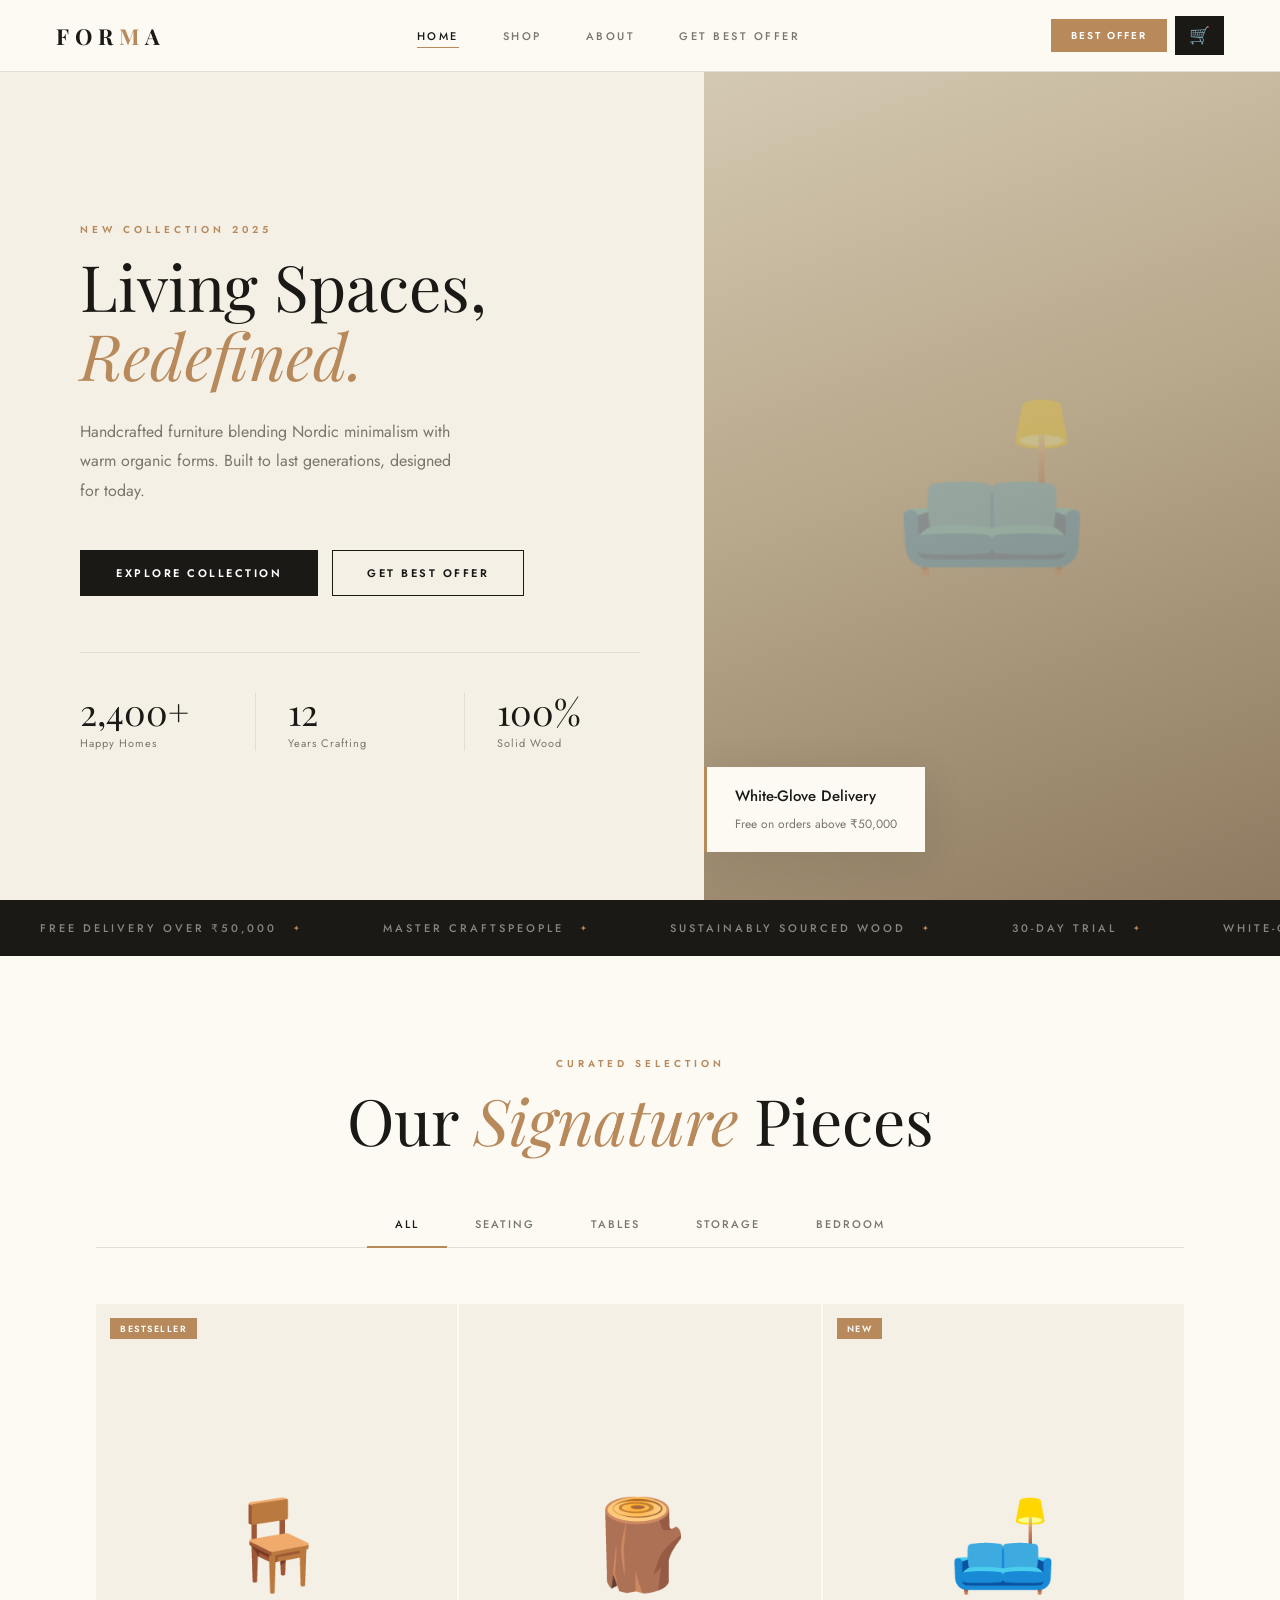
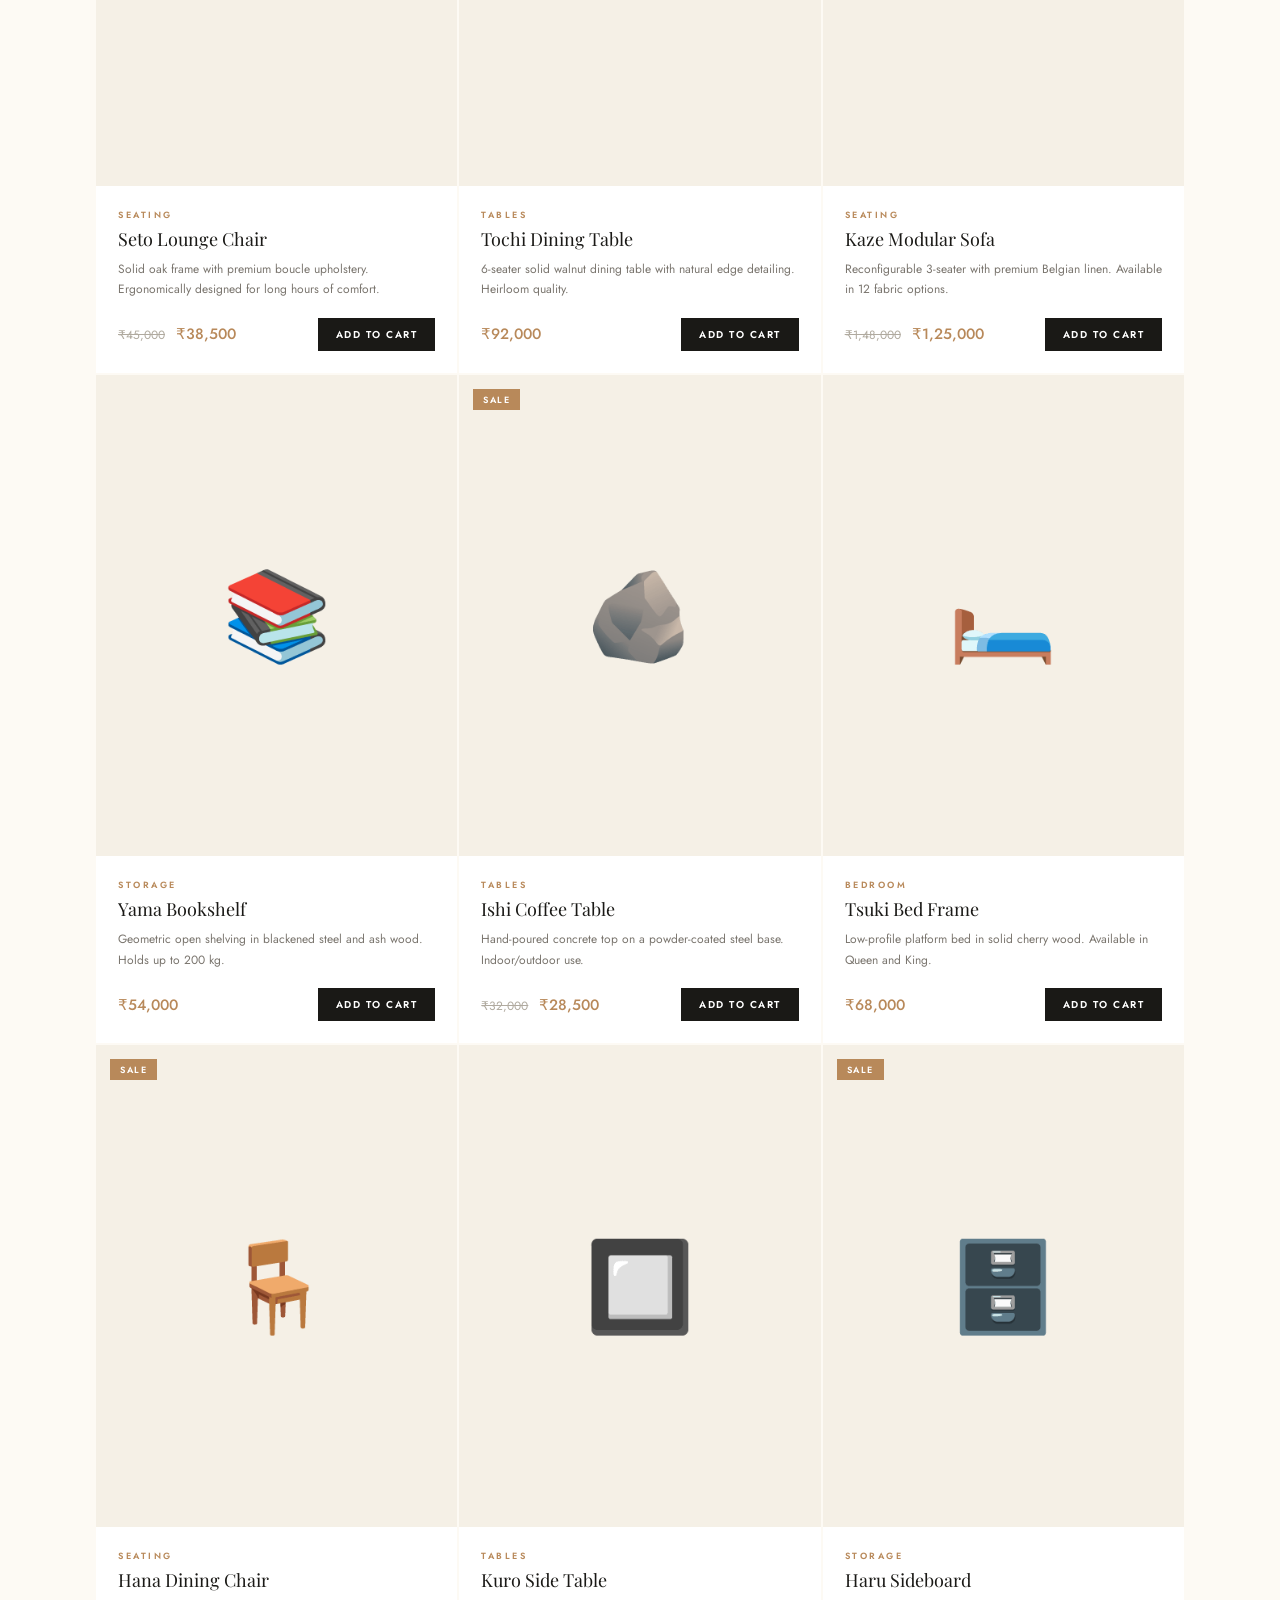
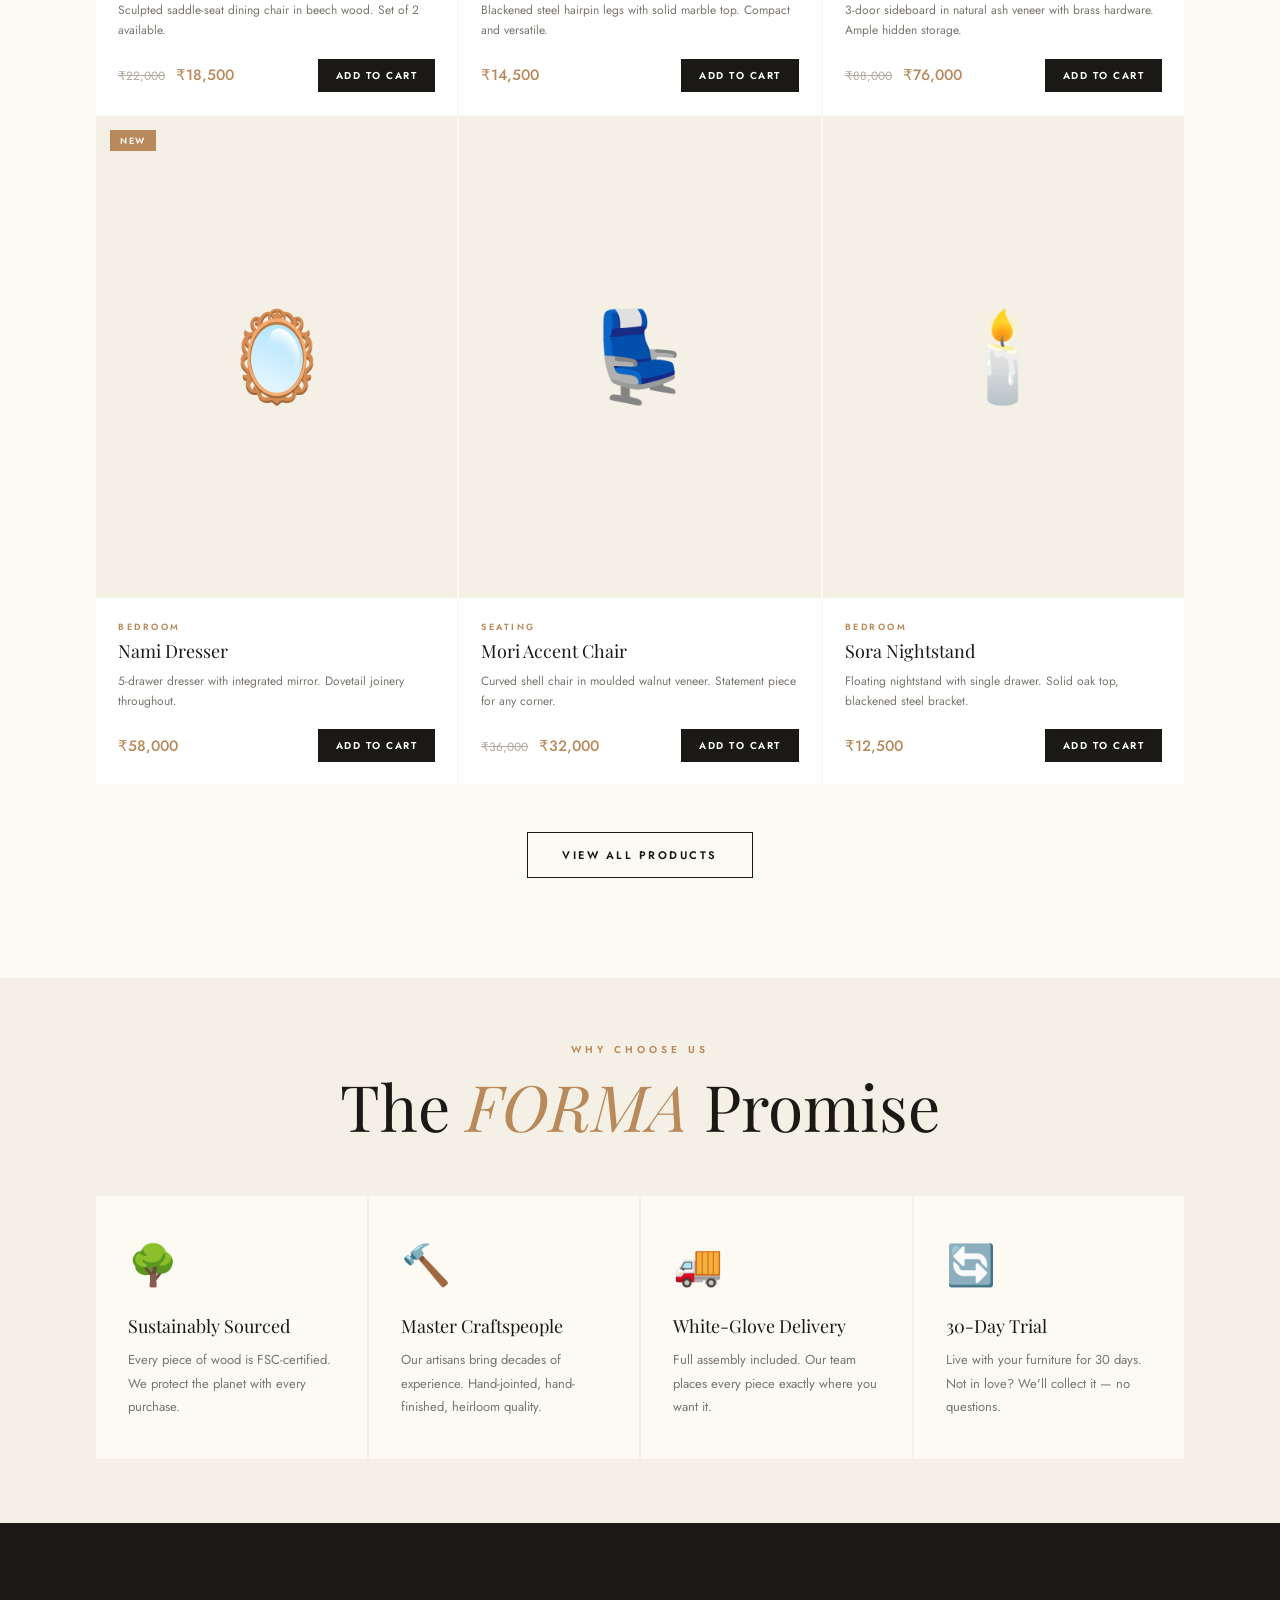
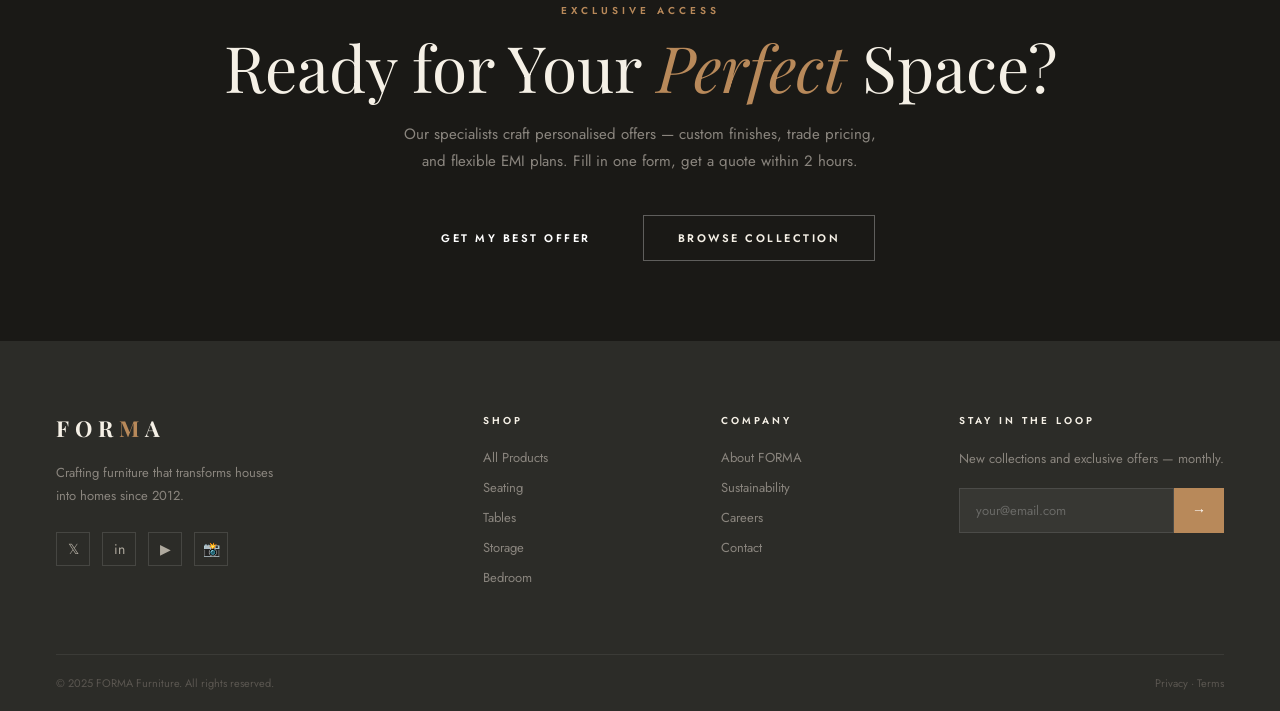
<file: index.html>
<!DOCTYPE html>
<html lang="en">
<head>
  <!-- Event snippet for Add to basket conversion page -->
<script>
  gtag('event', 'conversion', {
      'send_to': 'AW-18021994679/ePgWCJ-18oocELehx5FD',
      'value': 1.0,
      'currency': 'INR'
  });
</script>

 <!-- Google Tag Manager -->
<script>(function(w,d,s,l,i){w[l]=w[l]||[];w[l].push({'gtm.start':
new Date().getTime(),event:'gtm.js'});var f=d.getElementsByTagName(s)[0],
j=d.createElement(s),dl=l!='dataLayer'?'&l='+l:'';j.async=true;j.src=
'https://www.googletagmanager.com/gtm.js?id='+i+dl;f.parentNode.insertBefore(j,f);
})(window,document,'script','dataLayer','GTM-MFGK42KV');</script>
<!-- End Google Tag Manager -->
<!-- Google tag (gtag.js) -->
<script async src="https://www.googletagmanager.com/gtag/js?id=G-C7WD4KNTBS"></script>
<script>
  window.dataLayer = window.dataLayer || [];
  function gtag(){dataLayer.push(arguments);}
  gtag('js', new Date());

  gtag('config', 'G-C7WD4KNTBS');
</script>
<meta charset="UTF-8">
<meta name="viewport" content="width=device-width, initial-scale=1.0">
<title>FORMA — Modern Furniture</title>
<link rel="stylesheet" href="shared.css">
<style>
.hero {
  min-height: 100vh; display: grid; grid-template-columns: 55% 45%;
  padding-top: 72px; background: var(--cream); overflow: hidden;
}
.hero-content {
  display: flex; flex-direction: column; justify-content: center;
  padding: 80px 64px 80px 80px;
}
.hero-body { font-size: 16px; color: var(--mid); line-height: 1.85; max-width: 380px; margin: 28px 0 44px; }
.hero-actions { display: flex; gap: 14px; flex-wrap: wrap; align-items: center; }
.hero-visual {
  position: relative; overflow: hidden;
  background: linear-gradient(160deg, #D4C9B2 0%, #B8A88C 45%, #8E7A60 100%);
}
.hero-visual-inner {
  width: 100%; height: 100%;
  display: flex; align-items: center; justify-content: center;
  font-size: 160px; opacity: .25;
}
.hero-pill {
  position: absolute; bottom: 48px; left: -1px;
  background: var(--warm-white); padding: 18px 28px;
  border-left: 4px solid var(--accent); box-shadow: var(--shadow-md);
}
.hero-pill strong { display: block; font-size: 15px; font-weight: 500; margin-bottom: 4px; }
.hero-pill span { font-size: 12px; color: var(--mid); }
.hero-stats { display: flex; border-top: 1px solid var(--border); margin-top: 56px; padding-top: 40px; }
.stat { flex: 1; padding-right: 32px; border-right: 1px solid var(--border); margin-right: 32px; }
.stat:last-child { border-right: none; margin-right: 0; padding-right: 0; }
.stat-num { font-family: 'Playfair Display', serif; font-size: 36px; font-weight: 400; color: var(--ink); line-height: 1; }
.stat-lbl { font-size: 11px; color: var(--mid); margin-top: 6px; letter-spacing: 1px; }

.featured-strip { background: var(--ink); padding: 20px 0; overflow: hidden; }
.strip-track { display: flex; animation: scrollStrip 18s linear infinite; width: max-content; }
.strip-item { padding: 0 40px; font-size: 11px; font-weight: 500; letter-spacing: 3px; text-transform: uppercase; color: #8A857E; white-space: nowrap; display: flex; align-items: center; gap: 16px; }
.strip-item::after { content: '✦'; color: var(--accent); font-size: 8px; }
@keyframes scrollStrip { from { transform: translateX(0); } to { transform: translateX(-50%); } }

.filter-tabs { display: flex; justify-content: center; border-bottom: 1px solid var(--border); margin-bottom: 56px; flex-wrap: wrap; }
.ftab { padding: 14px 28px; font-size: 11px; font-weight: 500; letter-spacing: 2px; text-transform: uppercase; color: var(--mid); cursor: pointer; border-bottom: 2px solid transparent; margin-bottom: -1px; transition: all var(--transition); background: none; border-top: none; border-left: none; border-right: none; font-family: 'Jost', sans-serif; }
.ftab:hover { color: var(--ink); }
.ftab.active { color: var(--ink); border-bottom-color: var(--accent); }

.products-grid { display: grid; grid-template-columns: repeat(auto-fill, minmax(280px, 1fr)); gap: 2px; }
.prod-card { background: #fff; overflow: hidden; position: relative; transition: transform .3s, box-shadow .3s; }
.prod-card:hover { transform: translateY(-5px); box-shadow: var(--shadow-md); z-index: 2; }
.prod-thumb { aspect-ratio: 3/4; background: var(--cream); position: relative; overflow: hidden; display: flex; align-items: center; justify-content: center; }
.prod-emoji { font-size: 88px; transition: transform .6s cubic-bezier(.25,.46,.45,.94); pointer-events: none; }
.prod-card:hover .prod-emoji { transform: scale(1.08) translateY(-4px); }
.prod-badge { position: absolute; top: 14px; left: 14px; background: var(--accent); color: #fff; font-size: 9px; font-weight: 600; letter-spacing: 1.5px; text-transform: uppercase; padding: 4px 10px; }
.prod-quick { position: absolute; bottom: 0; left: 0; right: 0; background: rgba(26,25,22,.85); color: #fff; font-family: 'Jost', sans-serif; font-size: 10px; font-weight: 600; letter-spacing: 2px; text-transform: uppercase; border: none; padding: 14px; cursor: pointer; transform: translateY(100%); transition: transform .3s; }
.prod-card:hover .prod-quick { transform: translateY(0); }
.prod-info { padding: 22px; }
.prod-cat { font-size: 9px; font-weight: 600; letter-spacing: 2.5px; text-transform: uppercase; color: var(--accent); margin-bottom: 6px; }
.prod-name { font-family: 'Playfair Display', serif; font-size: 18px; font-weight: 400; margin-bottom: 8px; }
.prod-desc { font-size: 12px; color: var(--mid); line-height: 1.7; margin-bottom: 18px; }
.prod-foot { display: flex; align-items: center; justify-content: space-between; }
.prod-price { font-size: 15px; color: var(--ink); }
.prod-price s { font-size: 12px; color: var(--soft); margin-right: 6px; }
.prod-price strong { color: var(--accent); font-weight: 500; }
.prod-atc { padding: 9px 18px; background: var(--ink); color: #fff; font-family: 'Jost', sans-serif; font-size: 10px; font-weight: 600; letter-spacing: 1.5px; text-transform: uppercase; border: none; cursor: pointer; transition: background var(--transition); }
.prod-atc:hover { background: var(--accent); }

.why-grid { display: grid; grid-template-columns: repeat(4,1fr); gap: 2px; }
.why-card { background: var(--warm-white); padding: 40px 32px; transition: transform .3s; }
.why-card:hover { transform: translateY(-4px); box-shadow: var(--shadow-sm); }
.why-icon { font-size: 40px; margin-bottom: 20px; }
.why-title { font-family: 'Playfair Display', serif; font-size: 18px; font-weight: 400; margin-bottom: 10px; }
.why-text { font-size: 13px; color: var(--mid); line-height: 1.8; }

.cta-band { background: var(--ink); color: var(--cream); padding: 80px; text-align: center; }
.cta-band p { font-size: 15px; color: #8A857E; max-width: 480px; margin: 20px auto 40px; line-height: 1.8; }
.cta-actions { display: flex; gap: 16px; justify-content: center; flex-wrap: wrap; }

@media (max-width: 900px) {
  .hero { grid-template-columns: 1fr; }
  .hero-content { padding: 48px 24px; }
  .hero-visual { height: 50vw; min-height: 280px; }
  .why-grid { grid-template-columns: 1fr 1fr; }
  .cta-band { padding: 56px 24px; }
}
@media (max-width: 600px) {
  .why-grid { grid-template-columns: 1fr; }
  .hero-stats { flex-direction: column; gap: 20px; }
  .stat { border-right: none; border-bottom: 1px solid var(--border); padding-bottom: 20px; margin-right: 0; }
}
</style>
</head>
<body>
 <!-- Google Tag Manager (noscript) -->
<noscript><iframe src="https://www.googletagmanager.com/ns.html?id=GTM-MFGK42KV"
height="0" width="0" style="display:none;visibility:hidden"></iframe></noscript>
<!-- End Google Tag Manager (noscript) -->

<nav class="navbar" id="navbar">
  <a class="nav-logo" href="index.html">FOR<span>M</span>A</a>
  <ul class="nav-center">
    <li><a href="index.html" class="active">Home</a></li>
    <li><a href="shop.html">Shop</a></li>
    <li><a href="about.html">About</a></li>
    <li><a href="#" onclick="openOffer();return false;">Get Best Offer</a></li>
  </ul>
  <div class="nav-right">
    <a class="nav-offer-btn" href="#" onclick="openOffer();return false;">Best Offer</a>
    <button class="nav-cart-btn" onclick="openCart()">🛒<span class="cart-badge" id="cartBadge">0</span></button>
    <button class="nav-hamburger" id="navHam"><span></span><span></span><span></span></button>
  </div>
</nav>
<div class="mobile-menu" id="mobileMenu">
  <a href="index.html">Home</a><a href="shop.html">Shop</a><a href="about.html">About</a>
  <a href="#" onclick="openOffer();return false;">Get Best Offer</a>
</div>

<section class="hero">
  <div class="hero-content">
    <div class="eyebrow anim-up">New Collection 2025</div>
    <h1 class="display-title anim-up-2">Living Spaces,<br><em>Redefined.</em></h1>
    <p class="hero-body anim-up-3">Handcrafted furniture blending Nordic minimalism with warm organic forms. Built to last generations, designed for today.</p>
    <div class="hero-actions anim-up-4">
      <a class="btn-ink" href="shop.html">Explore Collection</a>
      <a class="btn-ghost" href="#" onclick="openOffer();return false;">Get Best Offer</a>
    </div>
    <div class="hero-stats anim-up-4">
      <div class="stat"><div class="stat-num">2,400+</div><div class="stat-lbl">Happy Homes</div></div>
      <div class="stat"><div class="stat-num">12</div><div class="stat-lbl">Years Crafting</div></div>
      <div class="stat"><div class="stat-num">100%</div><div class="stat-lbl">Solid Wood</div></div>
    </div>
  </div>
  <div class="hero-visual">
    <div class="hero-visual-inner">🛋️</div>
    <div class="hero-pill"><strong>White-Glove Delivery</strong><span>Free on orders above ₹50,000</span></div>
  </div>
</section>

<div class="featured-strip"><div class="strip-track" id="stripTrack"></div></div>

<section class="section-pad" style="background:var(--warm-white)">
  <div class="container">
    <div style="text-align:center;margin-bottom:48px">
      <div class="eyebrow">Curated Selection</div>
      <h2 class="display-title">Our <em>Signature</em> Pieces</h2>
    </div>
    <div class="filter-tabs">
      <button class="ftab active" onclick="filterProducts('all',this)">All</button>
      <button class="ftab" onclick="filterProducts('Seating',this)">Seating</button>
      <button class="ftab" onclick="filterProducts('Tables',this)">Tables</button>
      <button class="ftab" onclick="filterProducts('Storage',this)">Storage</button>
      <button class="ftab" onclick="filterProducts('Bedroom',this)">Bedroom</button>
    </div>
    <div class="products-grid" id="prodGrid"></div>
    <div style="text-align:center;margin-top:48px"><a class="btn-ghost" href="shop.html">View All Products</a></div>
  </div>
</section>

<section class="section-pad-sm" style="background:var(--cream)">
  <div class="container">
    <div style="text-align:center;margin-bottom:56px">
      <div class="eyebrow">Why Choose Us</div>
      <h2 class="display-title">The <em>FORMA</em> Promise</h2>
    </div>
    <div class="why-grid">
      <div class="why-card"><div class="why-icon">🌳</div><div class="why-title">Sustainably Sourced</div><div class="why-text">Every piece of wood is FSC-certified. We protect the planet with every purchase.</div></div>
      <div class="why-card"><div class="why-icon">🔨</div><div class="why-title">Master Craftspeople</div><div class="why-text">Our artisans bring decades of experience. Hand-jointed, hand-finished, heirloom quality.</div></div>
      <div class="why-card"><div class="why-icon">🚚</div><div class="why-title">White-Glove Delivery</div><div class="why-text">Full assembly included. Our team places every piece exactly where you want it.</div></div>
      <div class="why-card"><div class="why-icon">🔄</div><div class="why-title">30-Day Trial</div><div class="why-text">Live with your furniture for 30 days. Not in love? We'll collect it — no questions.</div></div>
    </div>
  </div>
</section>

<section class="cta-band">
  <div class="eyebrow" style="color:var(--accent)">Exclusive Access</div>
  <h2 class="display-title" style="color:var(--cream)">Ready for Your <em>Perfect</em> Space?</h2>
  <p>Our specialists craft personalised offers — custom finishes, trade pricing, and flexible EMI plans. Fill in one form, get a quote within 2 hours.</p>
  <div class="cta-actions">
    <a class="btn-ink" href="#" onclick="openOffer();return false;">Get My Best Offer</a>
    <a class="btn-ghost-light" href="shop.html">Browse Collection</a>
  </div>
</section>

<!-- ══ CART ══ -->
<div class="cart-overlay" id="cartOverlay">
  <div class="cart-drawer">
    <div class="cart-drawer-head"><div><h2>Your Cart</h2><div class="cart-count-label" id="cartCountLabel"></div></div><button class="cart-x" onclick="closeCart()">✕</button></div>
    <div class="cart-body" id="cartBody"></div>
    <div class="cart-foot" id="cartFoot" style="display:none">
      <div class="cart-subtotals">
        <div class="cart-line"><span>Subtotal</span><span id="cartSub">₹0</span></div>
        <div class="cart-line"><span>Delivery</span><span id="cartDel">₹2,500</span></div>
        <div class="cart-line grand"><span>Total</span><span id="cartTotal">₹0</span></div>
      </div>
      <button class="btn-checkout" onclick="beginCheckout()">Begin Checkout →</button>
      <button class="btn-continue" onclick="closeCart()">Continue Shopping</button>
    </div>
  </div>
</div>

<!-- ══ CHECKOUT ══ -->
<div class="modal-veil" id="checkoutVeil">
  <div class="checkout-box">
    <div class="co-head"><div><h2>Checkout</h2><p>Secure · Encrypted · Fast</p></div><button class="modal-x" onclick="closeCheckout()">✕</button></div>
    <div class="co-steps">
      <div class="co-step active" id="coTab1">1. Delivery</div>
      <div class="co-step" id="coTab2">2. Payment</div>
      <div class="co-step" id="coTab3">3. Review</div>
    </div>
    <div class="co-panel active" id="coPanel1">
      <div class="co-section-label">Contact</div>
      <div class="form-row-2">
        <div class="co-field"><label class="co-lbl">First Name</label><input class="co-inp" id="coFName" placeholder="Arjun"></div>
        <div class="co-field"><label class="co-lbl">Last Name</label><input class="co-inp" id="coLName" placeholder="Mehta"></div>
        <div class="co-field span2"><label class="co-lbl">Email</label><input class="co-inp" id="coEmail" type="email" placeholder="arjun@email.com"></div>
        <div class="co-field span2"><label class="co-lbl">Phone</label><input class="co-inp" id="coPhone" type="tel" placeholder="+91 98765 43210"></div>
      </div>
      <div class="co-section-label" style="margin-top:8px">Delivery Address</div>
      <div class="form-row-2">
        <div class="co-field span2"><label class="co-lbl">Address</label><input class="co-inp" id="coAddr1" placeholder="House / Flat No., Street"></div>
        <div class="co-field"><label class="co-lbl">City</label><input class="co-inp" id="coCity" placeholder="Mumbai"></div>
        <div class="co-field"><label class="co-lbl">PIN</label><input class="co-inp" placeholder="400001"></div>
        <div class="co-field span2"><label class="co-lbl">State</label><select class="co-sel"><option>— Select State —</option><option>Maharashtra</option><option>Delhi</option><option>Karnataka</option><option>Tamil Nadu</option><option>Gujarat</option><option>Jharkhand</option><option>West Bengal</option><option>Other</option></select></div>
      </div>
      <button class="btn-primary-full" onclick="goCoNext(2)">Continue to Payment →</button>
    </div>
    <div class="co-panel" id="coPanel2">
      <div class="co-section-label">Payment</div>
      <div class="pay-grid">
        <div class="pay-tile selected" onclick="selectPayment(this,'card')"><span class="pay-icon">💳</span>Card</div>
        <div class="pay-tile" onclick="selectPayment(this,'upi')"><span class="pay-icon">📱</span>UPI</div>
        <div class="pay-tile" onclick="selectPayment(this,'emi')"><span class="pay-icon">🏦</span>EMI</div>
        <div class="pay-tile" onclick="selectPayment(this,'cod')"><span class="pay-icon">💵</span>COD</div>
      </div>
      <div id="cardFields"><div class="form-row-2"><div class="co-field span2"><label class="co-lbl">Card Number</label><input class="co-inp" placeholder="0000  0000  0000  0000" maxlength="19" oninput="formatCardNum(this)"></div><div class="co-field"><label class="co-lbl">Expiry</label><input class="co-inp" placeholder="MM / YY" maxlength="7" oninput="formatExpiry(this)"></div><div class="co-field"><label class="co-lbl">CVV</label><input class="co-inp" type="password" placeholder="•••" maxlength="4"></div><div class="co-field span2"><label class="co-lbl">Name on Card</label><input class="co-inp" placeholder="ARJUN MEHTA"></div></div></div>
      <div id="upiFields" style="display:none"><div class="co-field"><label class="co-lbl">UPI ID</label><input class="co-inp" placeholder="yourname@upi"></div></div>
      <div id="emiFields" style="display:none"><div class="co-field"><label class="co-lbl">EMI Plan</label><select class="co-sel"><option>3 months — No cost EMI</option><option>6 months — No cost EMI</option><option>12 months — 1.5% p.m.</option></select></div></div>
      <div id="codFields" style="display:none;padding:16px;background:var(--cream);font-size:13px;color:var(--mid);line-height:1.8;margin-bottom:20px;">Cash on Delivery available. ₹500 booking fee at confirmation. Balance on delivery.</div>
      <button class="btn-primary-full" onclick="goCoNext(3)">Review Order →</button>
      <button class="btn-ghost-full" onclick="goCoNext(1)">← Back</button>
    </div>
    <div class="co-panel" id="coPanel3">
      <div class="co-section-label">Order Summary</div>
      <div class="order-review-list" id="reviewList"></div>
      <div class="co-section-label">Delivery To</div>
      <div class="delivery-review" id="deliverySummary"></div>
      <button class="btn-primary-full" onclick="placeOrder()">Place Order & Pay →</button>
      <button class="btn-ghost-full" onclick="goCoNext(2)">← Back</button>
    </div>
    <div class="co-panel" id="coPanelS"><div class="success-wrap"><div class="s-icon">🎉</div><h2>Order Placed!</h2><p>Thank you! A confirmation email is on its way. Our team will call to schedule white-glove delivery.</p><div class="order-chip" id="orderIdDisplay">Order #FO-000000</div><br><br><button class="btn-primary-full" style="max-width:280px;margin:0 auto;display:block" onclick="closeCheckout()">Continue Shopping</button></div></div>
  </div>
</div>

<!-- ══ OFFER MODAL ══ -->
<div class="offer-veil" id="offerVeil">
  <div class="offer-box">
    <button class="offer-box-close" onclick="closeOffer()">✕</button>
    <div class="eyebrow">Exclusive</div>
    <h2>Get Your Best Offer</h2>
    <p class="sub">Fill in your details and our specialist will craft a personalised quote — custom finishes, EMI plans, and trade pricing.</p>
    <form id="offerFormEl">
      <div class="of-field"><label class="of-lbl">Full Name <em>*</em></label><input class="of-inp" type="text" placeholder="Your full name" required></div>
      <div class="of-field"><label class="of-lbl">Phone Number <em>*</em></label><input class="of-inp" type="tel" placeholder="+91 00000 00000" required></div>
      <div class="of-field"><label class="of-lbl">Email Address</label><input class="of-inp" type="email" placeholder="your@email.com"></div>
      <div class="of-field"><label class="of-lbl">Product / Interest <em>*</em></label>
        <select class="of-sel" required>
          <option value="" disabled selected>Select category or product</option>
          <optgroup label="Seating"><option>Seto Lounge Chair</option><option>Hana Dining Chair</option><option>Mori Accent Chair</option><option>Kaze Modular Sofa</option></optgroup>
          <optgroup label="Tables"><option>Tochi Dining Table</option><option>Ishi Coffee Table</option><option>Kuro Side Table</option></optgroup>
          <optgroup label="Storage"><option>Yama Bookshelf</option><option>Haru Sideboard</option></optgroup>
          <optgroup label="Bedroom"><option>Tsuki Bed Frame</option><option>Nami Dresser</option><option>Sora Nightstand</option></optgroup>
          <option>Custom / Bespoke Order</option><option>Bulk / Trade Enquiry</option><option>Interior Design Consultation</option><option>Other</option>
        </select>
      </div>
      <div class="of-field"><label class="of-lbl">Message</label><textarea class="of-ta" placeholder="Tell us about your space or requirements…"></textarea></div>
      <button type="submit" class="offer-submit">Send My Request →</button>
    </form>
    <div class="offer-success" id="offerSuccess"><div class="s-icon">✉️</div><h3>Request Sent!</h3><p>Our specialist will reach out within 2 business hours with your personalised offer.</p></div>
  </div>
</div>

<footer class="site-footer">
  <div class="footer-grid">
    <div class="footer-brand">
      <a class="nav-logo" href="index.html" style="color:var(--cream)">FOR<span style="color:var(--accent)">M</span>A</a>
      <p class="footer-tagline">Crafting furniture that transforms houses into homes since 2012.</p>
      <div class="footer-social"><a class="social-icon" href="#">𝕏</a><a class="social-icon" href="#">in</a><a class="social-icon" href="#">▶</a><a class="social-icon" href="#">📸</a></div>
    </div>
    <div class="footer-col"><h4>Shop</h4><ul><li><a href="shop.html">All Products</a></li><li><a href="shop.html">Seating</a></li><li><a href="shop.html">Tables</a></li><li><a href="shop.html">Storage</a></li><li><a href="shop.html">Bedroom</a></li></ul></div>
    <div class="footer-col"><h4>Company</h4><ul><li><a href="about.html">About FORMA</a></li><li><a href="about.html">Sustainability</a></li><li><a href="about.html">Careers</a></li><li><a href="#">Contact</a></li></ul></div>
    <div class="footer-newsletter footer-col"><h4>Stay in the Loop</h4><p>New collections and exclusive offers — monthly.</p><div class="newsletter-form"><input class="newsletter-input" type="email" placeholder="your@email.com"><button class="newsletter-btn" onclick="showToast('Subscribed! 🎉')">→</button></div></div>
  </div>
  <div class="footer-bottom"><span>© 2025 FORMA Furniture. All rights reserved.</span><span>Privacy · Terms</span></div>
</footer>
<div class="toast-stack"><div class="toast" id="toast"></div></div>

<script src="shared.js"></script>
<script>
  const stripItems = ['Free Delivery Over ₹50,000','Master Craftspeople','Sustainably Sourced Wood','30-Day Trial','White-Glove Assembly','Custom Finishes Available','Trade & Bulk Pricing'];
  const track = document.getElementById('stripTrack');
  const doubled = [...stripItems,...stripItems];
  track.innerHTML = doubled.map(t=>`<div class="strip-item">${t}</div>`).join('');

  function filterProducts(cat, btn) {
    document.querySelectorAll('.ftab').forEach(b=>b.classList.remove('active'));
    btn.classList.add('active');
    renderProductCards('#prodGrid', cat==='all' ? PRODUCTS : PRODUCTS.filter(p=>p.cat===cat));
  }
  renderProductCards('#prodGrid', PRODUCTS);
</script>
</body>
</html>
</file>
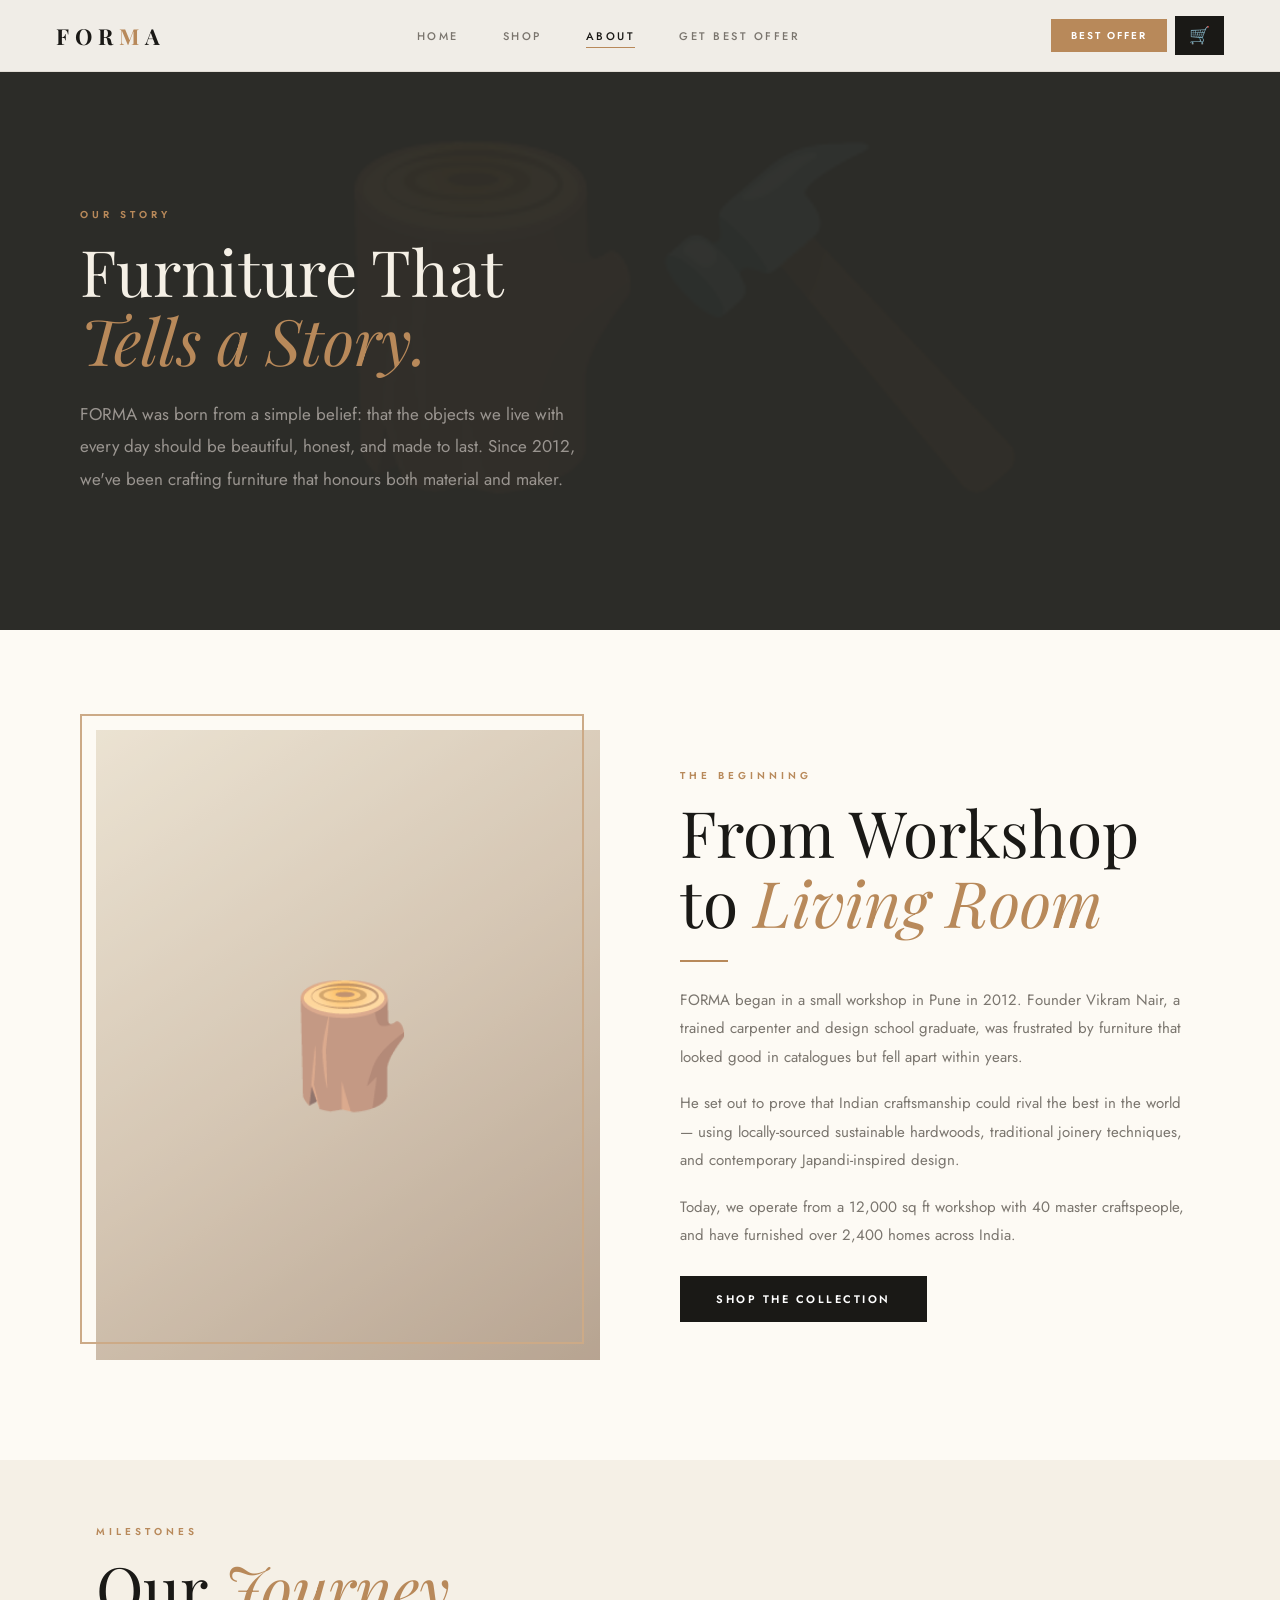
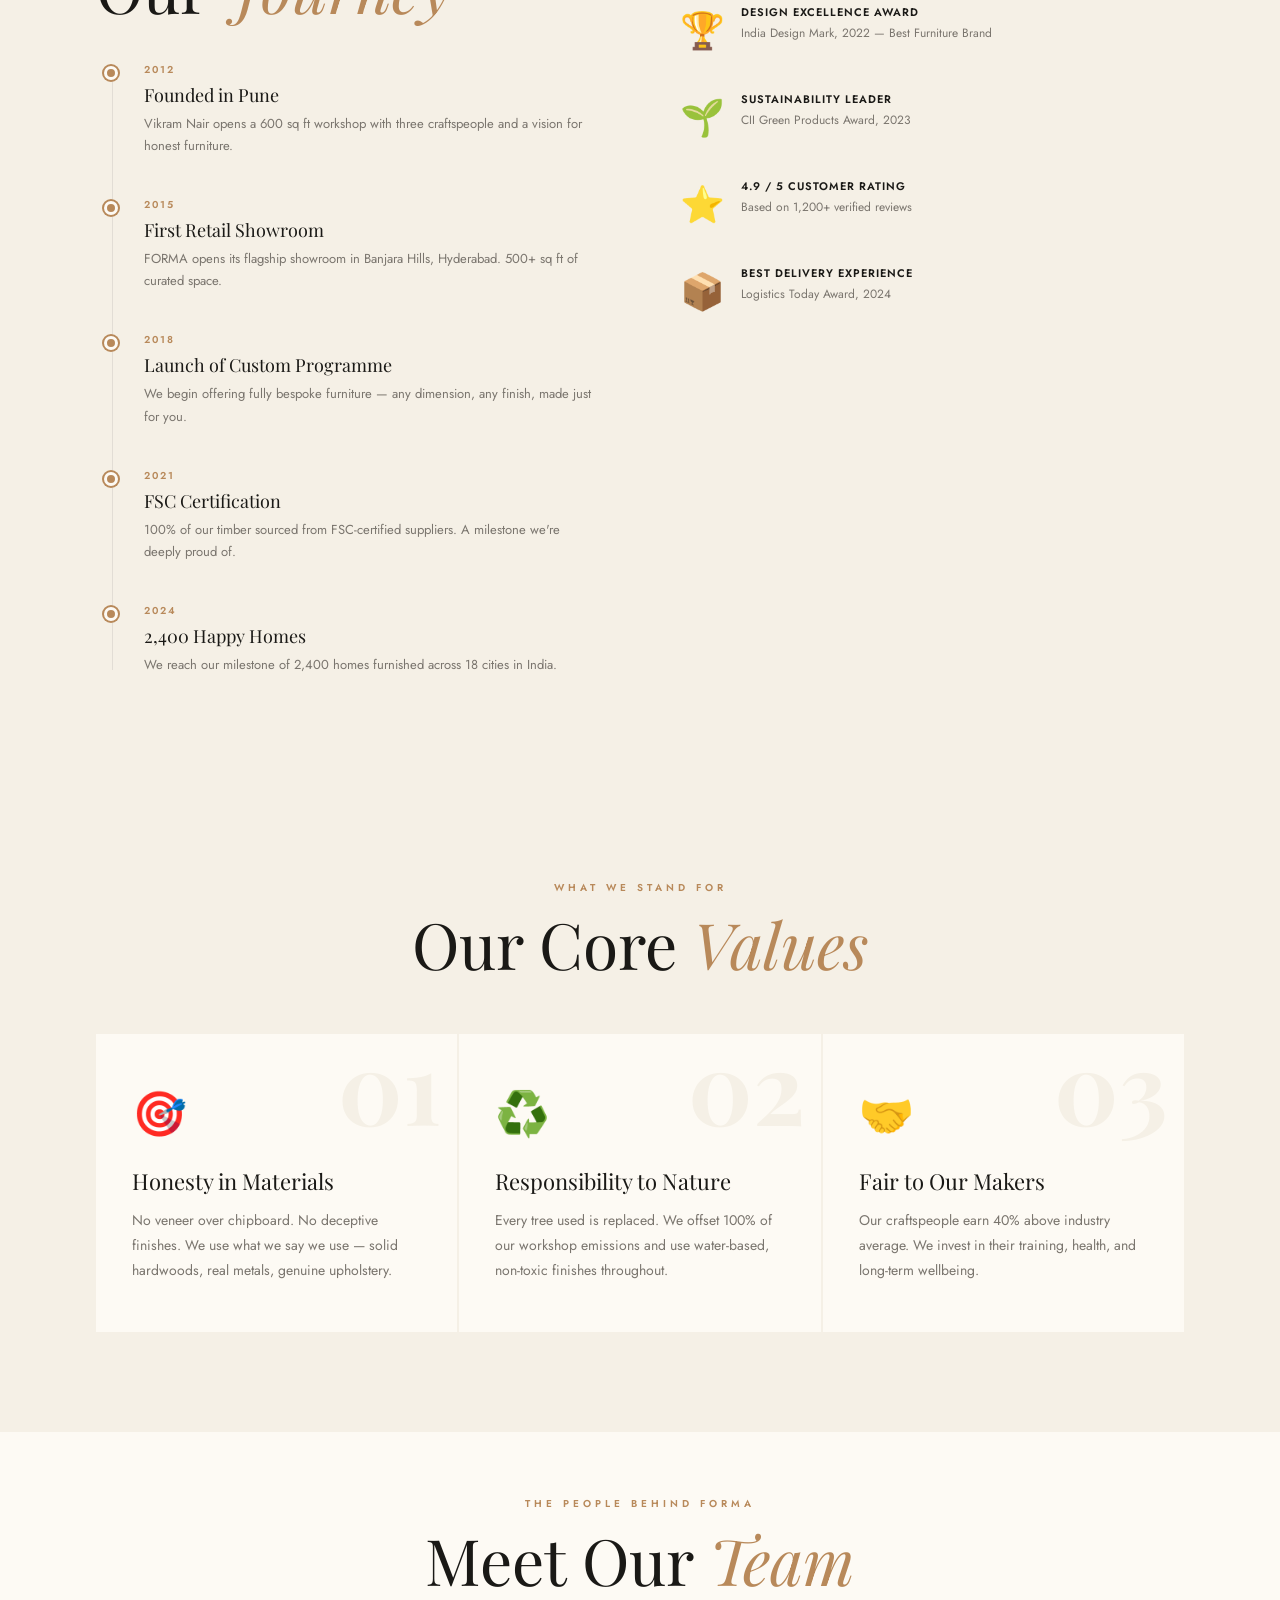
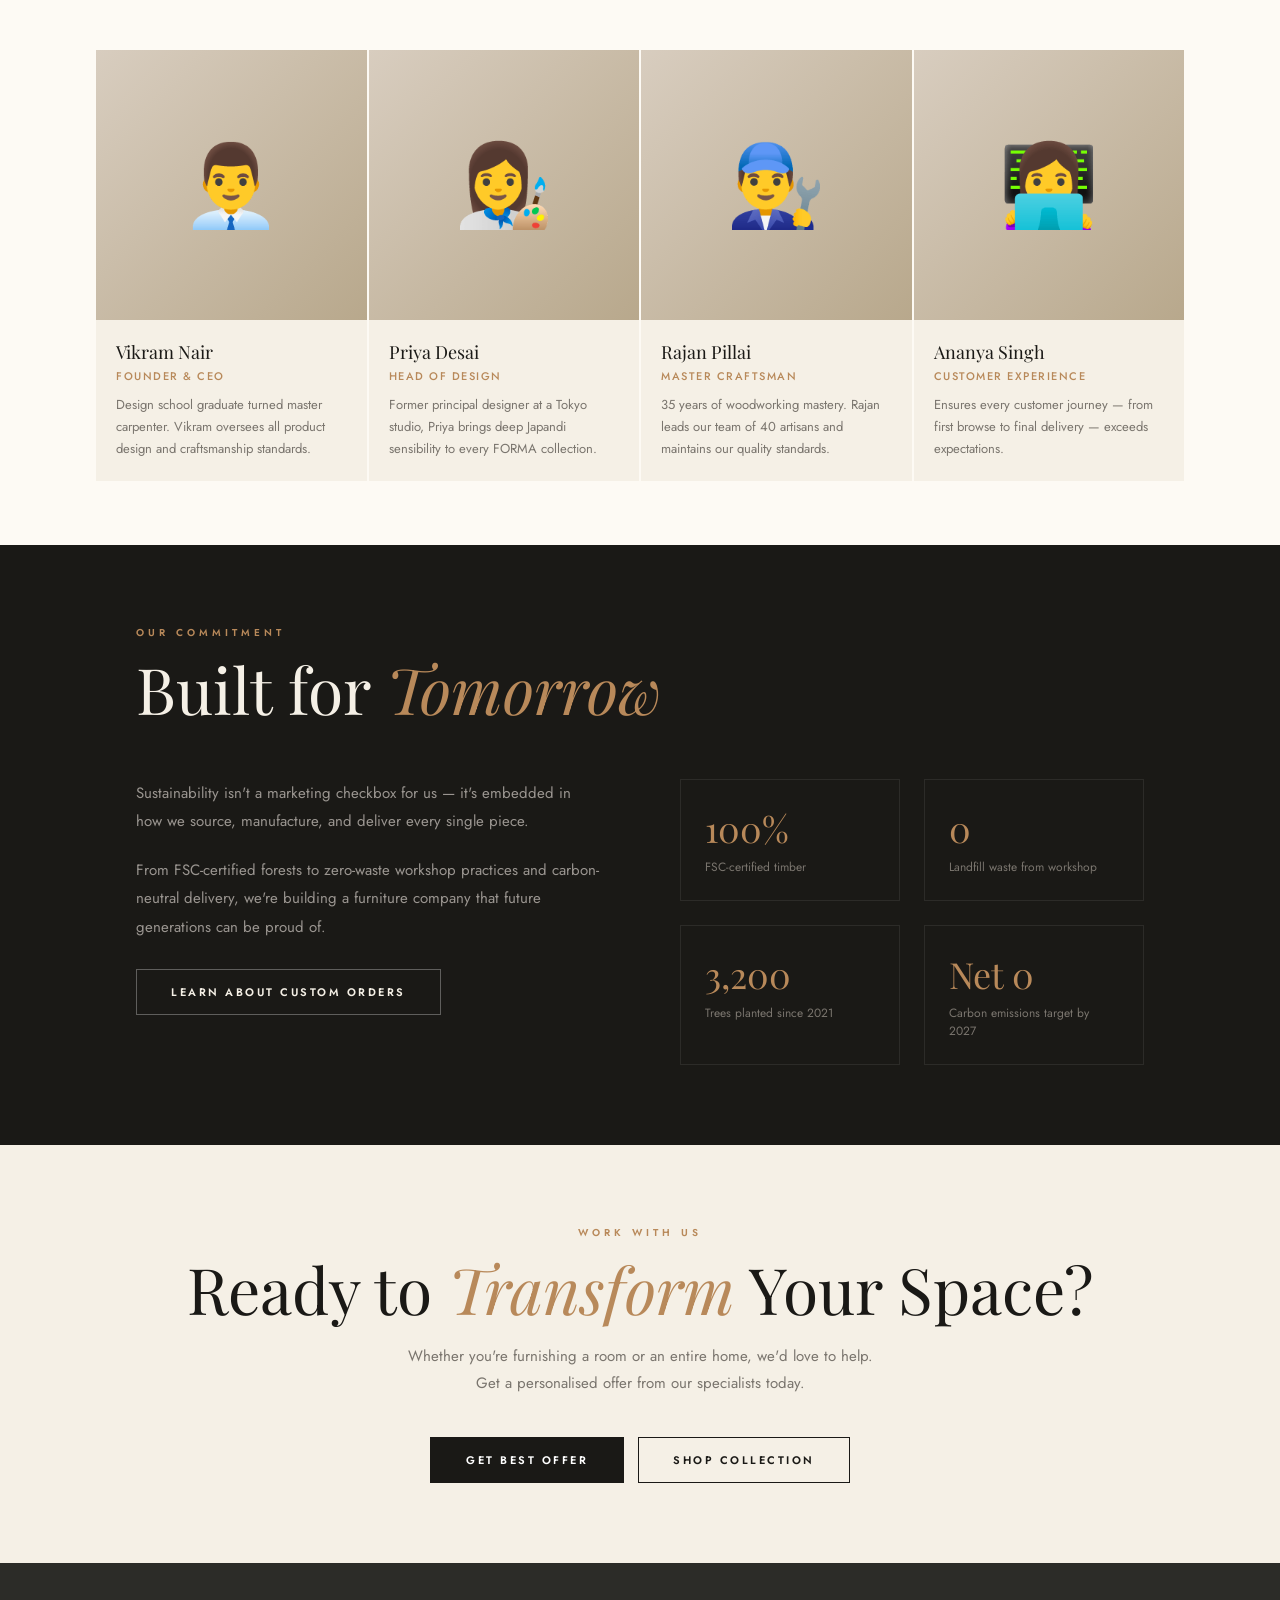
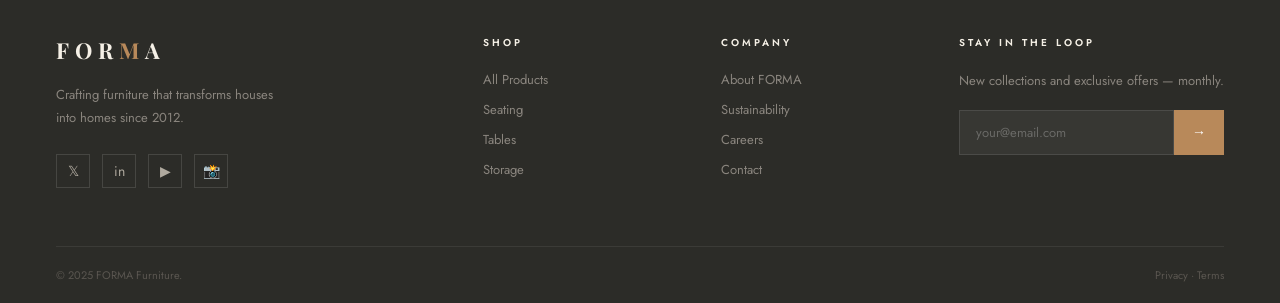
<file: about.html>
<!DOCTYPE html>
<html lang="en">
<head>
  <!-- Event snippet for Add to basket conversion page -->
<script>
  gtag('event', 'conversion', {
      'send_to': 'AW-18021994679/ePgWCJ-18oocELehx5FD',
      'value': 1.0,
      'currency': 'INR'
  });
</script>

<!-- Google Tag Manager -->
<script>(function(w,d,s,l,i){w[l]=w[l]||[];w[l].push({'gtm.start':
new Date().getTime(),event:'gtm.js'});var f=d.getElementsByTagName(s)[0],
j=d.createElement(s),dl=l!='dataLayer'?'&l='+l:'';j.async=true;j.src=
'https://www.googletagmanager.com/gtm.js?id='+i+dl;f.parentNode.insertBefore(j,f);
})(window,document,'script','dataLayer','GTM-MFGK42KV');</script>
<!-- End Google Tag Manager -->
<!-- Google tag (gtag.js) -->
<script async src="https://www.googletagmanager.com/gtag/js?id=G-C7WD4KNTBS"></script>
<script>
  window.dataLayer = window.dataLayer || [];
  function gtag(){dataLayer.push(arguments);}
  gtag('js', new Date());

  gtag('config', 'G-C7WD4KNTBS');
</script>
 
<meta charset="UTF-8">
<meta name="viewport" content="width=device-width, initial-scale=1.0">
<title>About — FORMA Furniture</title>
<link rel="stylesheet" href="shared.css">
<style>
.about-hero {
  min-height: 70vh; display: flex; align-items: center;
  padding-top: 72px; position: relative; overflow: hidden;
  background: var(--charcoal);
}
.about-hero-bg {
  position: absolute; inset: 0;
  display: flex; align-items: center; justify-content: center;
  font-size: 320px; opacity: .04; pointer-events: none; user-select: none;
  letter-spacing: -40px;
}
.about-hero-content { position: relative; z-index: 1; padding: 80px; }
.about-hero .eyebrow { color: var(--accent); }
.about-hero .display-title { color: var(--cream); max-width: 640px; }
.about-hero p { font-size: 17px; color: #9A9590; line-height: 1.9; max-width: 520px; margin-top: 24px; }

/* STORY */
.story-grid { display: grid; grid-template-columns: 1fr 1fr; gap: 80px; align-items: center; }
.story-visual {
  aspect-ratio: 4/5; background: linear-gradient(145deg, #E4D9C4 0%, #C4B098 50%, #9A8068 100%);
  display: flex; align-items: center; justify-content: center; font-size: 120px; opacity: .7;
  position: relative;
}
.story-visual::after {
  content: ''; position: absolute; top: -16px; left: -16px;
  right: 16px; bottom: 16px; border: 2px solid var(--accent); z-index: -1;
}
.story-text .eyebrow { margin-bottom: 14px; }
.story-text .display-title { margin-bottom: 24px; }
.story-text p { font-size: 15px; color: var(--mid); line-height: 1.9; margin-bottom: 18px; }

/* TIMELINE */
.timeline { position: relative; padding: 0 0 0 48px; }
.timeline::before { content: ''; position: absolute; top: 6px; left: 16px; bottom: 6px; width: 1px; background: var(--border); }
.tl-item { position: relative; margin-bottom: 40px; }
.tl-dot { position: absolute; left: -40px; top: 4px; width: 14px; height: 14px; border-radius: 50%; background: var(--accent); border: 3px solid var(--warm-white); box-shadow: 0 0 0 2px var(--accent); }
.tl-year { font-size: 10px; font-weight: 600; letter-spacing: 2px; text-transform: uppercase; color: var(--accent); margin-bottom: 6px; }
.tl-title { font-family: 'Playfair Display', serif; font-size: 18px; font-weight: 400; margin-bottom: 6px; }
.tl-text { font-size: 13px; color: var(--mid); line-height: 1.7; }

/* VALUES */
.values-section { background: var(--cream); }
.values-grid { display: grid; grid-template-columns: repeat(3,1fr); gap: 2px; }
.value-card { background: var(--warm-white); padding: 48px 36px; position: relative; overflow: hidden; }
.value-card::before { content: attr(data-num); position: absolute; top: -16px; right: 16px; font-family: 'Playfair Display', serif; font-size: 100px; color: var(--cream); font-weight: 700; pointer-events: none; transition: color .3s; }
.value-card:hover::before { color: var(--accent-lt); }
.value-icon { font-size: 44px; margin-bottom: 20px; }
.value-title { font-family: 'Playfair Display', serif; font-size: 22px; font-weight: 400; margin-bottom: 12px; }
.value-text { font-size: 14px; color: var(--mid); line-height: 1.8; }

/* TEAM */
.team-grid { display: grid; grid-template-columns: repeat(4,1fr); gap: 2px; }
.team-card { background: var(--cream); overflow: hidden; }
.team-avatar { aspect-ratio: 1; display: flex; align-items: center; justify-content: center; font-size: 80px; background: linear-gradient(135deg, #D8CDBF, #B8A88C); }
.team-info { padding: 20px; }
.team-name { font-family: 'Playfair Display', serif; font-size: 18px; font-weight: 400; margin-bottom: 4px; }
.team-role { font-size: 11px; font-weight: 500; letter-spacing: 1.5px; text-transform: uppercase; color: var(--accent); margin-bottom: 10px; }
.team-bio { font-size: 13px; color: var(--mid); line-height: 1.7; }

/* SUSTAINABILITY */
.sustain-band { background: var(--ink); color: var(--cream); padding: 80px; }
.sustain-band .eyebrow { color: var(--accent); }
.sustain-band .display-title { color: var(--cream); margin-bottom: 0; }
.sustain-grid { display: grid; grid-template-columns: 1fr 1fr; gap: 80px; margin-top: 56px; align-items: start; }
.sustain-left p { font-size: 15px; color: #9A9590; line-height: 1.9; margin-bottom: 20px; }
.sustain-stats { display: grid; grid-template-columns: 1fr 1fr; gap: 24px; }
.s-stat { padding: 24px; border: 1px solid rgba(255,255,255,.08); }
.s-stat-num { font-family: 'Playfair Display', serif; font-size: 36px; font-weight: 400; color: var(--accent); }
.s-stat-lbl { font-size: 12px; color: #7A756E; margin-top: 6px; line-height: 1.5; }

/* AWARDS */
.awards-row { display: flex; gap: 48px; flex-wrap: wrap; justify-content: center; padding: 56px 0; border-top: 1px solid var(--border); border-bottom: 1px solid var(--border); }
.award-item { text-align: center; }
.award-icon { font-size: 36px; margin-bottom: 10px; }
.award-name { font-size: 11px; font-weight: 600; letter-spacing: 1px; text-transform: uppercase; color: var(--ink); }
.award-body { font-size: 12px; color: var(--mid); margin-top: 4px; }

/* CTA */
.about-cta { padding: 80px; text-align: center; background: var(--cream); }
.about-cta p { font-size: 15px; color: var(--mid); max-width: 480px; margin: 20px auto 40px; line-height: 1.8; }

@media (max-width: 900px) {
  .story-grid, .sustain-grid { grid-template-columns: 1fr; gap: 48px; }
  .values-grid { grid-template-columns: 1fr 1fr; }
  .team-grid { grid-template-columns: 1fr 1fr; }
  .about-hero-content { padding: 48px 24px; }
  .sustain-band { padding: 56px 24px; }
  .about-cta { padding: 56px 24px; }
}
@media (max-width: 600px) {
  .values-grid, .team-grid { grid-template-columns: 1fr; }
}
</style>
</head>
<body>
 <!-- Google Tag Manager (noscript) -->
<noscript><iframe src="https://www.googletagmanager.com/ns.html?id=GTM-MFGK42KV"
height="0" width="0" style="display:none;visibility:hidden"></iframe></noscript>
<!-- End Google Tag Manager (noscript) -->

<nav class="navbar" id="navbar">
  <a class="nav-logo" href="index.html">FOR<span>M</span>A</a>
  <ul class="nav-center">
    <li><a href="index.html">Home</a></li>
    <li><a href="shop.html">Shop</a></li>
    <li><a href="about.html" class="active">About</a></li>
    <li><a href="#" onclick="openOffer();return false;">Get Best Offer</a></li>
  </ul>
  <div class="nav-right">
    <a class="nav-offer-btn" href="#" onclick="openOffer();return false;">Best Offer</a>
    <button class="nav-cart-btn" onclick="openCart()">🛒<span class="cart-badge" id="cartBadge">0</span></button>
    <button class="nav-hamburger" id="navHam"><span></span><span></span><span></span></button>
  </div>
</nav>
<div class="mobile-menu" id="mobileMenu">
  <a href="index.html">Home</a><a href="shop.html">Shop</a><a href="about.html">About</a>
  <a href="#" onclick="openOffer();return false;">Get Best Offer</a>
</div>

<section class="about-hero">
  <div class="about-hero-bg">🪵🔨</div>
  <div class="about-hero-content">
    <div class="eyebrow anim-up">Our Story</div>
    <h1 class="display-title anim-up-2">Furniture That<br><em>Tells a Story.</em></h1>
    <p class="anim-up-3">FORMA was born from a simple belief: that the objects we live with every day should be beautiful, honest, and made to last. Since 2012, we've been crafting furniture that honours both material and maker.</p>
  </div>
</section>

<!-- STORY -->
<section class="section-pad">
  <div class="container">
    <div class="story-grid">
      <div class="story-visual">🪵</div>
      <div class="story-text">
        <div class="eyebrow">The Beginning</div>
        <h2 class="display-title">From Workshop<br>to <em>Living Room</em></h2>
        <div class="divider"></div>
        <p>FORMA began in a small workshop in Pune in 2012. Founder Vikram Nair, a trained carpenter and design school graduate, was frustrated by furniture that looked good in catalogues but fell apart within years.</p>
        <p>He set out to prove that Indian craftsmanship could rival the best in the world — using locally-sourced sustainable hardwoods, traditional joinery techniques, and contemporary Japandi-inspired design.</p>
        <p>Today, we operate from a 12,000 sq ft workshop with 40 master craftspeople, and have furnished over 2,400 homes across India.</p>
        <a class="btn-ink" href="shop.html" style="margin-top:8px">Shop the Collection</a>
      </div>
    </div>
  </div>
</section>

<!-- TIMELINE -->
<section class="section-pad-sm" style="background:var(--cream)">
  <div class="container">
    <div style="display:grid;grid-template-columns:1fr 1fr;gap:80px;align-items:start">
      <div>
        <div class="eyebrow">Milestones</div>
        <h2 class="display-title" style="margin-bottom:40px">Our <em>Journey</em></h2>
        <div class="timeline">
          <div class="tl-item"><div class="tl-dot"></div><div class="tl-year">2012</div><div class="tl-title">Founded in Pune</div><div class="tl-text">Vikram Nair opens a 600 sq ft workshop with three craftspeople and a vision for honest furniture.</div></div>
          <div class="tl-item"><div class="tl-dot"></div><div class="tl-year">2015</div><div class="tl-title">First Retail Showroom</div><div class="tl-text">FORMA opens its flagship showroom in Banjara Hills, Hyderabad. 500+ sq ft of curated space.</div></div>
          <div class="tl-item"><div class="tl-dot"></div><div class="tl-year">2018</div><div class="tl-title">Launch of Custom Programme</div><div class="tl-text">We begin offering fully bespoke furniture — any dimension, any finish, made just for you.</div></div>
          <div class="tl-item"><div class="tl-dot"></div><div class="tl-year">2021</div><div class="tl-title">FSC Certification</div><div class="tl-text">100% of our timber sourced from FSC-certified suppliers. A milestone we're deeply proud of.</div></div>
          <div class="tl-item"><div class="tl-dot"></div><div class="tl-year">2024</div><div class="tl-title">2,400 Happy Homes</div><div class="tl-text">We reach our milestone of 2,400 homes furnished across 18 cities in India.</div></div>
        </div>
      </div>
      <div style="padding-top:80px">
        <div class="awards-row" style="flex-direction:column;align-items:flex-start;padding:0;border:none;gap:24px">
          <div class="award-item" style="text-align:left;display:flex;gap:16px;align-items:flex-start">
            <div class="award-icon">🏆</div><div><div class="award-name">Design Excellence Award</div><div class="award-body">India Design Mark, 2022 — Best Furniture Brand</div></div>
          </div>
          <div class="award-item" style="text-align:left;display:flex;gap:16px;align-items:flex-start">
            <div class="award-icon">🌱</div><div><div class="award-name">Sustainability Leader</div><div class="award-body">CII Green Products Award, 2023</div></div>
          </div>
          <div class="award-item" style="text-align:left;display:flex;gap:16px;align-items:flex-start">
            <div class="award-icon">⭐</div><div><div class="award-name">4.9 / 5 Customer Rating</div><div class="award-body">Based on 1,200+ verified reviews</div></div>
          </div>
          <div class="award-item" style="text-align:left;display:flex;gap:16px;align-items:flex-start">
            <div class="award-icon">📦</div><div><div class="award-name">Best Delivery Experience</div><div class="award-body">Logistics Today Award, 2024</div></div>
          </div>
        </div>
      </div>
    </div>
  </div>
</section>

<!-- VALUES -->
<section class="values-section section-pad">
  <div class="container">
    <div style="text-align:center;margin-bottom:56px">
      <div class="eyebrow">What We Stand For</div>
      <h2 class="display-title">Our Core <em>Values</em></h2>
    </div>
    <div class="values-grid">
      <div class="value-card" data-num="01"><div class="value-icon">🎯</div><div class="value-title">Honesty in Materials</div><div class="value-text">No veneer over chipboard. No deceptive finishes. We use what we say we use — solid hardwoods, real metals, genuine upholstery.</div></div>
      <div class="value-card" data-num="02"><div class="value-icon">♻️</div><div class="value-title">Responsibility to Nature</div><div class="value-text">Every tree used is replaced. We offset 100% of our workshop emissions and use water-based, non-toxic finishes throughout.</div></div>
      <div class="value-card" data-num="03"><div class="value-icon">🤝</div><div class="value-title">Fair to Our Makers</div><div class="value-text">Our craftspeople earn 40% above industry average. We invest in their training, health, and long-term wellbeing.</div></div>
    </div>
  </div>
</section>

<!-- TEAM -->
<section class="section-pad-sm">
  <div class="container">
    <div style="text-align:center;margin-bottom:56px">
      <div class="eyebrow">The People Behind FORMA</div>
      <h2 class="display-title">Meet Our <em>Team</em></h2>
    </div>
    <div class="team-grid">
      <div class="team-card"><div class="team-avatar">👨‍💼</div><div class="team-info"><div class="team-name">Vikram Nair</div><div class="team-role">Founder & CEO</div><div class="team-bio">Design school graduate turned master carpenter. Vikram oversees all product design and craftsmanship standards.</div></div></div>
      <div class="team-card"><div class="team-avatar">👩‍🎨</div><div class="team-info"><div class="team-name">Priya Desai</div><div class="team-role">Head of Design</div><div class="team-bio">Former principal designer at a Tokyo studio, Priya brings deep Japandi sensibility to every FORMA collection.</div></div></div>
      <div class="team-card"><div class="team-avatar">👨‍🔧</div><div class="team-info"><div class="team-name">Rajan Pillai</div><div class="team-role">Master Craftsman</div><div class="team-bio">35 years of woodworking mastery. Rajan leads our team of 40 artisans and maintains our quality standards.</div></div></div>
      <div class="team-card"><div class="team-avatar">👩‍💻</div><div class="team-info"><div class="team-name">Ananya Singh</div><div class="team-role">Customer Experience</div><div class="team-bio">Ensures every customer journey — from first browse to final delivery — exceeds expectations.</div></div></div>
    </div>
  </div>
</section>

<!-- SUSTAINABILITY -->
<section class="sustain-band">
  <div class="container">
    <div class="eyebrow">Our Commitment</div>
    <h2 class="display-title">Built for <em>Tomorrow</em></h2>
    <div class="sustain-grid">
      <div class="sustain-left">
        <p>Sustainability isn't a marketing checkbox for us — it's embedded in how we source, manufacture, and deliver every single piece.</p>
        <p>From FSC-certified forests to zero-waste workshop practices and carbon-neutral delivery, we're building a furniture company that future generations can be proud of.</p>
        <a class="btn-ghost-light" href="#" onclick="openOffer();return false;" style="margin-top:8px">Learn About Custom Orders</a>
      </div>
      <div class="sustain-stats">
        <div class="s-stat"><div class="s-stat-num">100%</div><div class="s-stat-lbl">FSC-certified timber</div></div>
        <div class="s-stat"><div class="s-stat-num">0</div><div class="s-stat-lbl">Landfill waste from workshop</div></div>
        <div class="s-stat"><div class="s-stat-num">3,200</div><div class="s-stat-lbl">Trees planted since 2021</div></div>
        <div class="s-stat"><div class="s-stat-num">Net 0</div><div class="s-stat-lbl">Carbon emissions target by 2027</div></div>
      </div>
    </div>
  </div>
</section>

<!-- ABOUT CTA -->
<section class="about-cta">
  <div class="eyebrow">Work With Us</div>
  <h2 class="display-title">Ready to <em>Transform</em> Your Space?</h2>
  <p>Whether you're furnishing a room or an entire home, we'd love to help. Get a personalised offer from our specialists today.</p>
  <div style="display:flex;gap:14px;justify-content:center;flex-wrap:wrap">
    <a class="btn-ink" href="#" onclick="openOffer();return false;">Get Best Offer</a>
    <a class="btn-ghost" href="shop.html">Shop Collection</a>
  </div>
</section>

<!-- CART -->
<div class="cart-overlay" id="cartOverlay">
  <div class="cart-drawer">
    <div class="cart-drawer-head"><div><h2>Your Cart</h2><div class="cart-count-label" id="cartCountLabel"></div></div><button class="cart-x" onclick="closeCart()">✕</button></div>
    <div class="cart-body" id="cartBody"></div>
    <div class="cart-foot" id="cartFoot" style="display:none">
      <div class="cart-subtotals">
        <div class="cart-line"><span>Subtotal</span><span id="cartSub">₹0</span></div>
        <div class="cart-line"><span>Delivery</span><span id="cartDel">₹2,500</span></div>
        <div class="cart-line grand"><span>Total</span><span id="cartTotal">₹0</span></div>
      </div>
      <button class="btn-checkout" onclick="beginCheckout()">Begin Checkout →</button>
      <button class="btn-continue" onclick="closeCart()">Continue Shopping</button>
    </div>
  </div>
</div>

<!-- CHECKOUT -->
<div class="modal-veil" id="checkoutVeil">
  <div class="checkout-box">
    <div class="co-head"><div><h2>Checkout</h2><p>Secure · Encrypted</p></div><button class="modal-x" onclick="closeCheckout()">✕</button></div>
    <div class="co-steps"><div class="co-step active" id="coTab1">1. Delivery</div><div class="co-step" id="coTab2">2. Payment</div><div class="co-step" id="coTab3">3. Review</div></div>
    <div class="co-panel active" id="coPanel1">
      <div class="co-section-label">Contact</div>
      <div class="form-row-2">
        <div class="co-field"><label class="co-lbl">First Name</label><input class="co-inp" id="coFName" placeholder="Arjun"></div>
        <div class="co-field"><label class="co-lbl">Last Name</label><input class="co-inp" id="coLName" placeholder="Mehta"></div>
        <div class="co-field span2"><label class="co-lbl">Email</label><input class="co-inp" id="coEmail" type="email" placeholder="arjun@email.com"></div>
        <div class="co-field span2"><label class="co-lbl">Phone</label><input class="co-inp" id="coPhone" type="tel" placeholder="+91 98765 43210"></div>
      </div>
      <div class="co-section-label" style="margin-top:8px">Address</div>
      <div class="form-row-2">
        <div class="co-field span2"><label class="co-lbl">Street Address</label><input class="co-inp" id="coAddr1" placeholder="House / Flat No., Street"></div>
        <div class="co-field"><label class="co-lbl">City</label><input class="co-inp" id="coCity" placeholder="Mumbai"></div>
        <div class="co-field"><label class="co-lbl">PIN</label><input class="co-inp" placeholder="400001"></div>
        <div class="co-field span2"><label class="co-lbl">State</label><select class="co-sel"><option>— Select —</option><option>Maharashtra</option><option>Delhi</option><option>Karnataka</option><option>Jharkhand</option><option>Other</option></select></div>
      </div>
      <button class="btn-primary-full" onclick="goCoNext(2)">Continue to Payment →</button>
    </div>
    <div class="co-panel" id="coPanel2">
      <div class="co-section-label">Payment</div>
      <div class="pay-grid">
        <div class="pay-tile selected" onclick="selectPayment(this,'card')"><span class="pay-icon">💳</span>Card</div>
        <div class="pay-tile" onclick="selectPayment(this,'upi')"><span class="pay-icon">📱</span>UPI</div>
        <div class="pay-tile" onclick="selectPayment(this,'emi')"><span class="pay-icon">🏦</span>EMI</div>
        <div class="pay-tile" onclick="selectPayment(this,'cod')"><span class="pay-icon">💵</span>COD</div>
      </div>
      <div id="cardFields"><div class="form-row-2"><div class="co-field span2"><label class="co-lbl">Card Number</label><input class="co-inp" placeholder="0000  0000  0000  0000" maxlength="19" oninput="formatCardNum(this)"></div><div class="co-field"><label class="co-lbl">Expiry</label><input class="co-inp" placeholder="MM / YY" maxlength="7" oninput="formatExpiry(this)"></div><div class="co-field"><label class="co-lbl">CVV</label><input class="co-inp" type="password" placeholder="•••" maxlength="4"></div><div class="co-field span2"><label class="co-lbl">Name on Card</label><input class="co-inp" placeholder="ARJUN MEHTA"></div></div></div>
      <div id="upiFields" style="display:none"><div class="co-field"><label class="co-lbl">UPI ID</label><input class="co-inp" placeholder="yourname@upi"></div></div>
      <div id="emiFields" style="display:none"><div class="co-field"><label class="co-lbl">EMI Plan</label><select class="co-sel"><option>3 months — No cost</option><option>6 months — No cost</option><option>12 months — 1.5% p.m.</option></select></div></div>
      <div id="codFields" style="display:none;padding:16px;background:var(--cream);font-size:13px;color:var(--mid);line-height:1.8;margin-bottom:20px;">Cash on Delivery available. ₹500 booking fee. Balance on delivery.</div>
      <button class="btn-primary-full" onclick="goCoNext(3)">Review Order →</button>
      <button class="btn-ghost-full" onclick="goCoNext(1)">← Back</button>
    </div>
    <div class="co-panel" id="coPanel3">
      <div class="co-section-label">Order Summary</div>
      <div class="order-review-list" id="reviewList"></div>
      <div class="co-section-label">Delivery To</div>
      <div class="delivery-review" id="deliverySummary"></div>
      <button class="btn-primary-full" onclick="placeOrder()">Place Order & Pay →</button>
      <button class="btn-ghost-full" onclick="goCoNext(2)">← Back</button>
    </div>
    <div class="co-panel" id="coPanelS"><div class="success-wrap"><div class="s-icon">🎉</div><h2>Order Placed!</h2><p>Thank you! Our team will call to schedule your delivery.</p><div class="order-chip" id="orderIdDisplay">Order #FO-000000</div><br><br><button class="btn-primary-full" style="max-width:280px;margin:0 auto;display:block" onclick="closeCheckout()">Continue Shopping</button></div></div>
  </div>
</div>

<!-- OFFER MODAL -->
<div class="offer-veil" id="offerVeil">
  <div class="offer-box">
    <button class="offer-box-close" onclick="closeOffer()">✕</button>
    <div class="eyebrow">Exclusive</div>
    <h2>Get Your Best Offer</h2>
    <p class="sub">Fill in your details and our specialist will craft a personalised quote — custom finishes, EMI plans, and trade pricing.</p>
    <form id="offerFormEl">
      <div class="of-field"><label class="of-lbl">Full Name <em>*</em></label><input class="of-inp" type="text" placeholder="Your full name" required></div>
      <div class="of-field"><label class="of-lbl">Phone Number <em>*</em></label><input class="of-inp" type="tel" placeholder="+91 00000 00000" required></div>
      <div class="of-field"><label class="of-lbl">Email Address</label><input class="of-inp" type="email" placeholder="your@email.com"></div>
      <div class="of-field"><label class="of-lbl">Product / Interest <em>*</em></label>
        <select class="of-sel" required>
          <option value="" disabled selected>Select category or product</option>
          <optgroup label="Seating"><option>Seto Lounge Chair</option><option>Hana Dining Chair</option><option>Mori Accent Chair</option><option>Kaze Modular Sofa</option></optgroup>
          <optgroup label="Tables"><option>Tochi Dining Table</option><option>Ishi Coffee Table</option><option>Kuro Side Table</option></optgroup>
          <optgroup label="Storage"><option>Yama Bookshelf</option><option>Haru Sideboard</option></optgroup>
          <optgroup label="Bedroom"><option>Tsuki Bed Frame</option><option>Nami Dresser</option><option>Sora Nightstand</option></optgroup>
          <option>Custom / Bespoke</option><option>Bulk / Trade</option><option>Other</option>
        </select>
      </div>
      <div class="of-field"><label class="of-lbl">Message</label><textarea class="of-ta" placeholder="Tell us about your space or requirements…"></textarea></div>
      <button type="submit" class="offer-submit">Send My Request →</button>
    </form>
    <div class="offer-success" id="offerSuccess"><div class="s-icon">✉️</div><h3>Request Sent!</h3><p>Our specialist will reach out within 2 business hours with your personalised offer.</p></div>
  </div>
</div>

<footer class="site-footer">
  <div class="footer-grid">
    <div class="footer-brand">
      <a class="nav-logo" href="index.html" style="color:var(--cream)">FOR<span style="color:var(--accent)">M</span>A</a>
      <p class="footer-tagline">Crafting furniture that transforms houses into homes since 2012.</p>
      <div class="footer-social"><a class="social-icon" href="#">𝕏</a><a class="social-icon" href="#">in</a><a class="social-icon" href="#">▶</a><a class="social-icon" href="#">📸</a></div>
    </div>
    <div class="footer-col"><h4>Shop</h4><ul><li><a href="shop.html">All Products</a></li><li><a href="shop.html">Seating</a></li><li><a href="shop.html">Tables</a></li><li><a href="shop.html">Storage</a></li></ul></div>
    <div class="footer-col"><h4>Company</h4><ul><li><a href="about.html">About FORMA</a></li><li><a href="about.html">Sustainability</a></li><li><a href="about.html">Careers</a></li><li><a href="#">Contact</a></li></ul></div>
    <div class="footer-newsletter footer-col"><h4>Stay in the Loop</h4><p>New collections and exclusive offers — monthly.</p><div class="newsletter-form"><input class="newsletter-input" type="email" placeholder="your@email.com"><button class="newsletter-btn" onclick="showToast('Subscribed! 🎉')">→</button></div></div>
  </div>
  <div class="footer-bottom"><span>© 2025 FORMA Furniture.</span><span>Privacy · Terms</span></div>
</footer>
<div class="toast-stack"><div class="toast" id="toast"></div></div>

<script src="shared.js"></script>
</body>
</html>
</file>
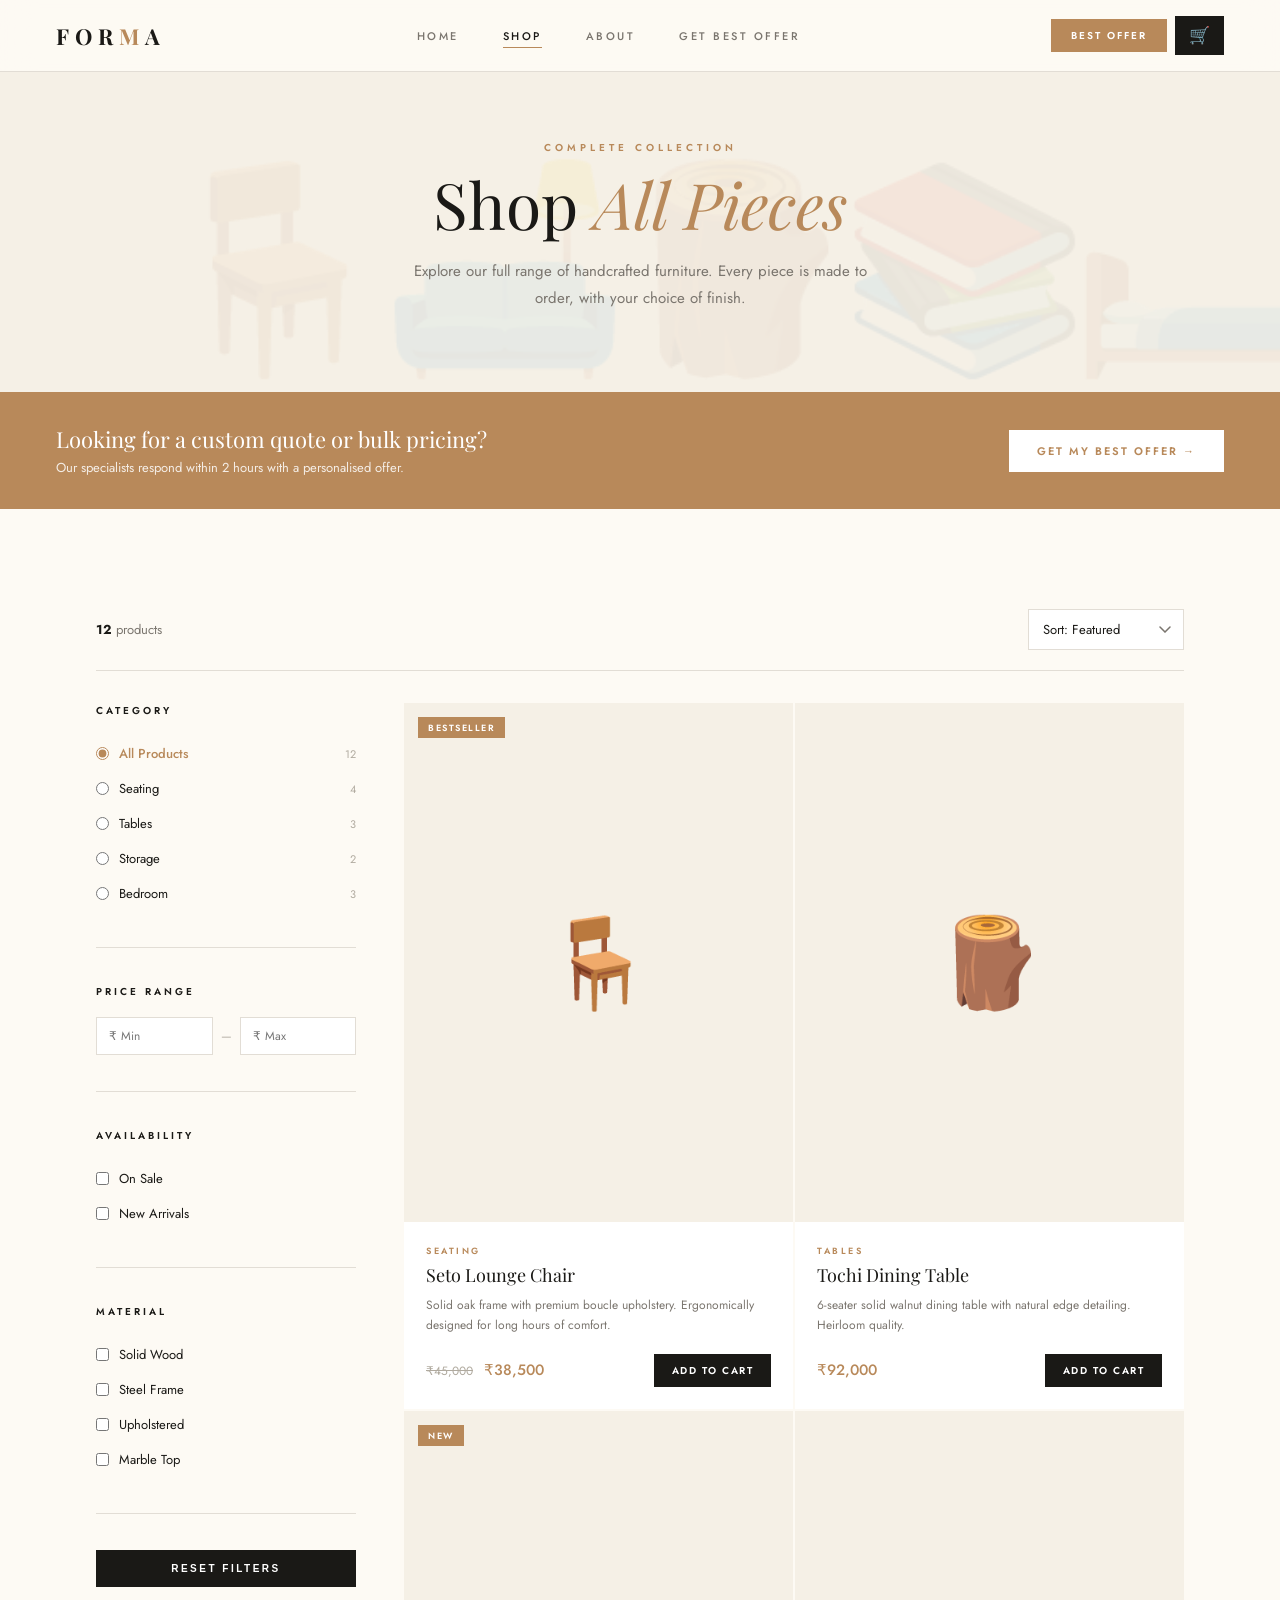
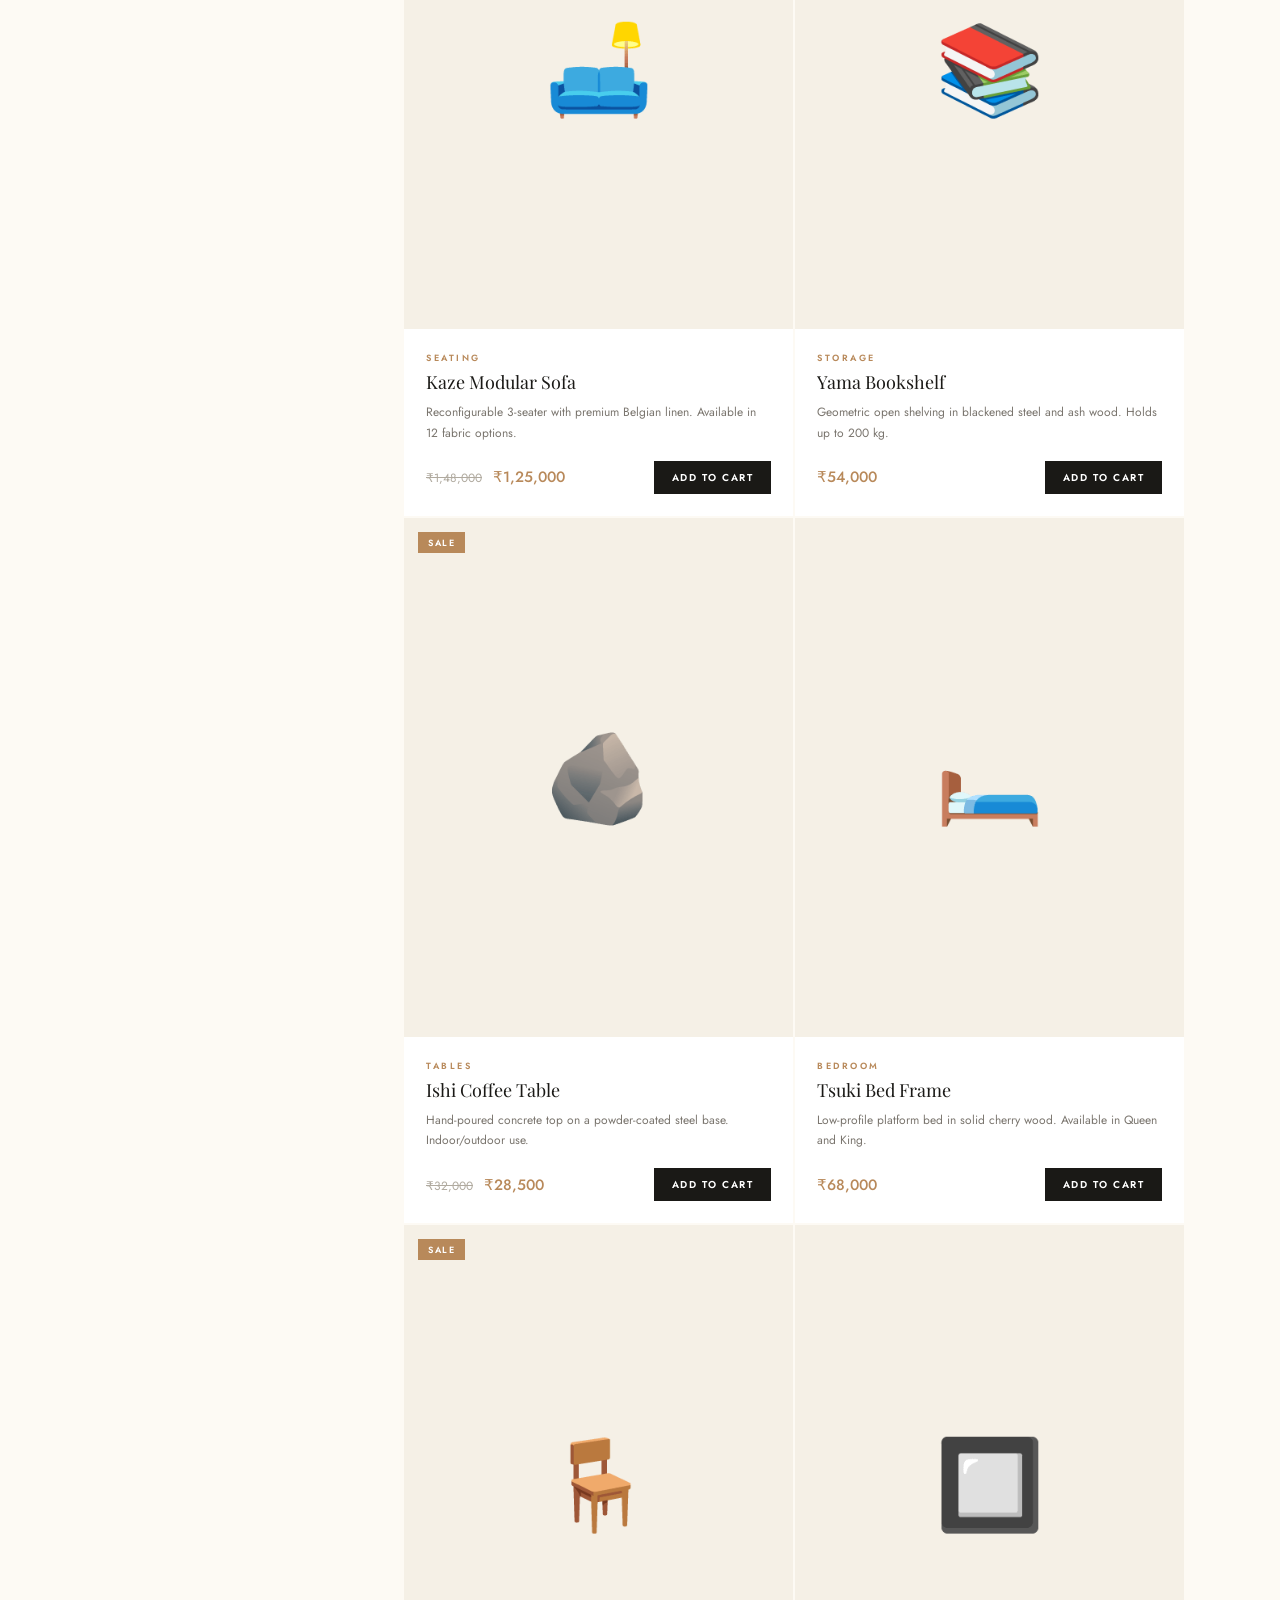
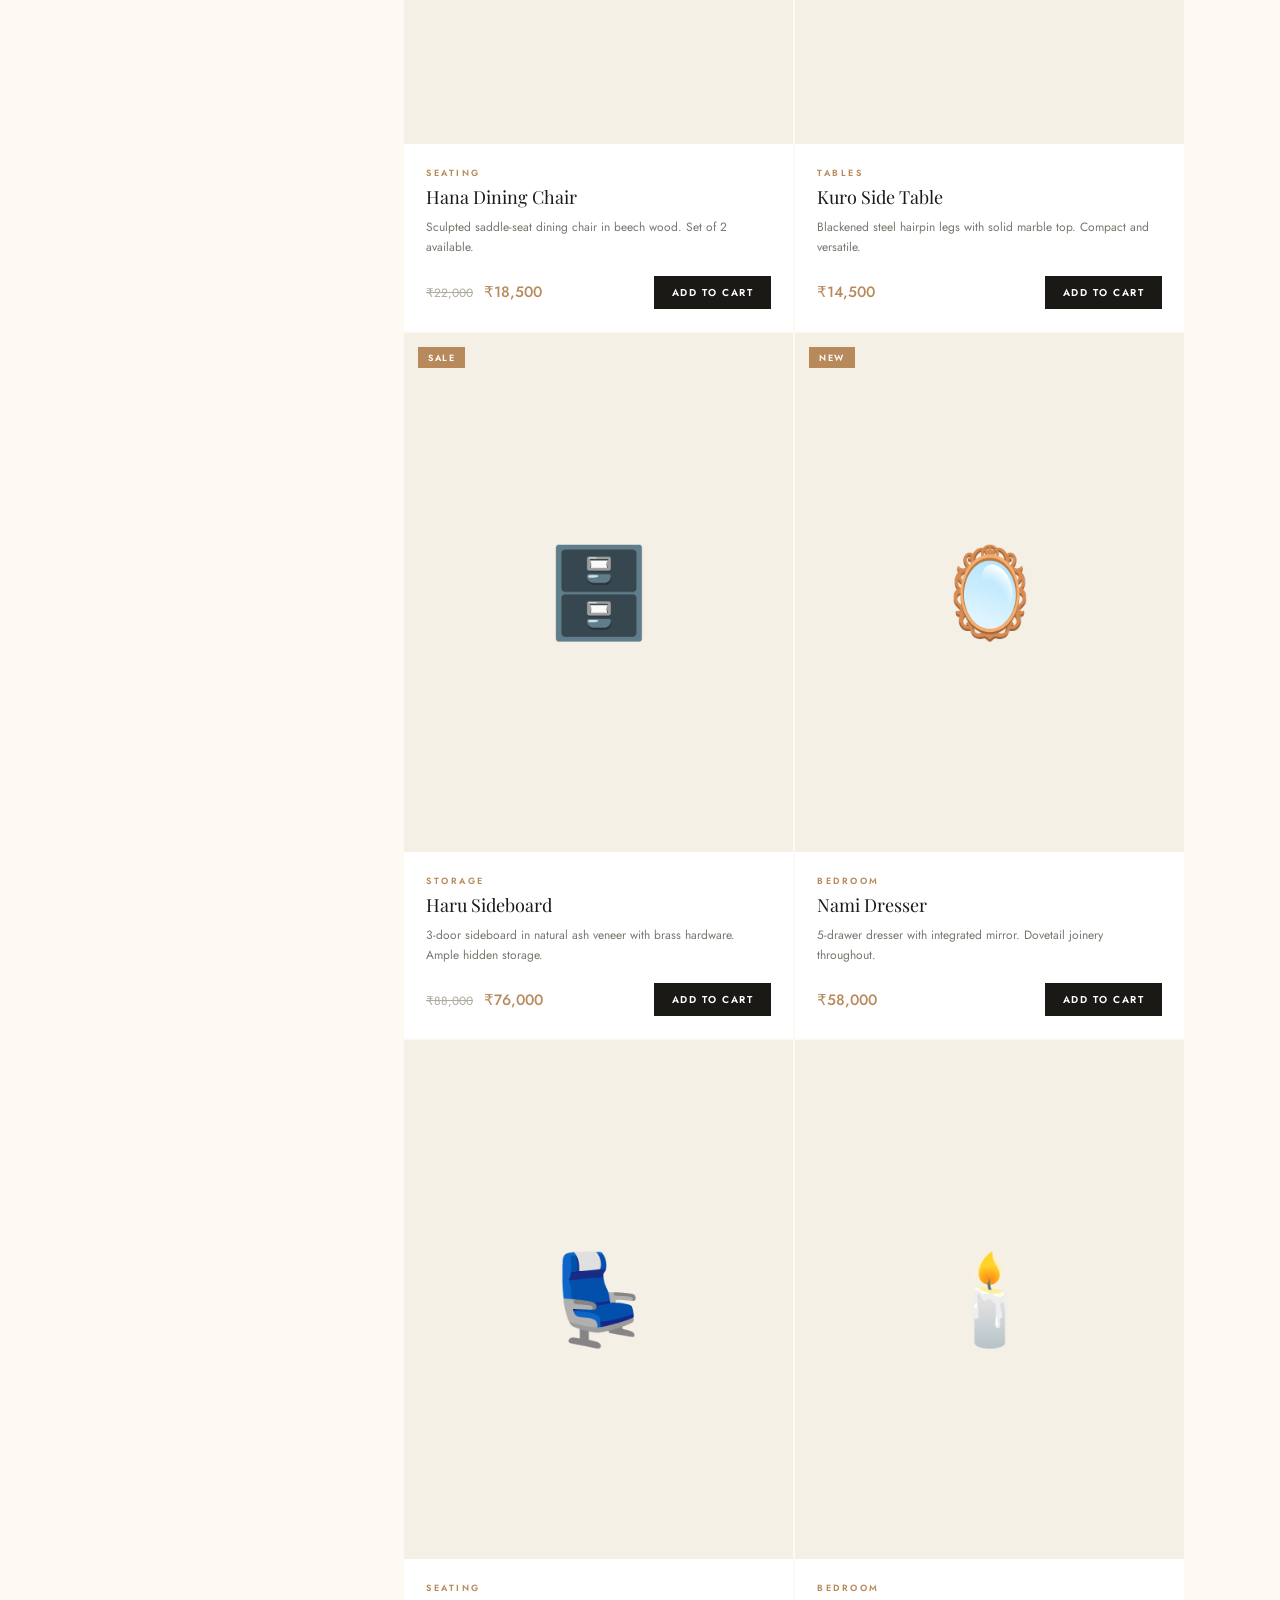
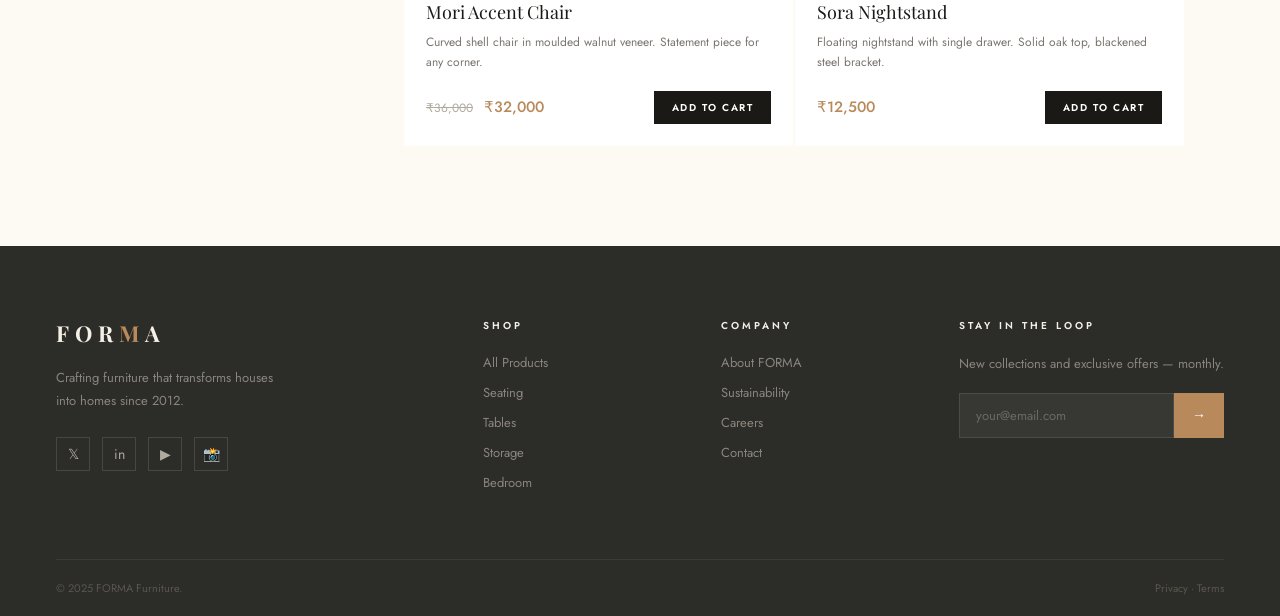
<file: shop.html>
<!DOCTYPE html>
<html lang="en">
<head>
 <!-- Event snippet for Add to basket conversion page -->
<script>
  gtag('event', 'conversion', {
      'send_to': 'AW-18021994679/ePgWCJ-18oocELehx5FD',
      'value': 1.0,
      'currency': 'INR'
  });
</script>

<!-- Google Tag Manager -->
<script>(function(w,d,s,l,i){w[l]=w[l]||[];w[l].push({'gtm.start':
new Date().getTime(),event:'gtm.js'});var f=d.getElementsByTagName(s)[0],
j=d.createElement(s),dl=l!='dataLayer'?'&l='+l:'';j.async=true;j.src=
'https://www.googletagmanager.com/gtm.js?id='+i+dl;f.parentNode.insertBefore(j,f);
})(window,document,'script','dataLayer','GTM-MFGK42KV');</script>
<!-- End Google Tag Manager -->
 <!-- Google tag (gtag.js) -->
<script async src="https://www.googletagmanager.com/gtag/js?id=G-C7WD4KNTBS"></script>
<script>
  window.dataLayer = window.dataLayer || [];
  function gtag(){dataLayer.push(arguments);}
  gtag('js', new Date());

  gtag('config', 'G-C7WD4KNTBS');
</script>
<meta charset="UTF-8">
<meta name="viewport" content="width=device-width, initial-scale=1.0">
<title>Shop — FORMA Furniture</title>
<link rel="stylesheet" href="shared.css">
<style>
.shop-hero {
  padding: 140px 0 80px; background: var(--cream);
  text-align: center; position: relative; overflow: hidden;
}
.shop-hero::before {
  content: '🪑🛋️🪵📚🛏️';
  position: absolute; bottom: -20px; right: -20px;
  font-size: 200px; opacity: .06; letter-spacing: -20px; pointer-events: none;
}
.shop-hero .eyebrow { animation: fadeUp .6s ease both; }
.shop-hero .display-title { animation: fadeUp .6s ease .1s both; }
.shop-hero .body-text { max-width: 480px; margin: 20px auto 0; animation: fadeUp .6s ease .2s both; }

.shop-layout { display: grid; grid-template-columns: 260px 1fr; gap: 48px; align-items: start; }

/* SIDEBAR */
.sidebar { position: sticky; top: 96px; }
.sidebar-block { margin-bottom: 36px; padding-bottom: 36px; border-bottom: 1px solid var(--border); }
.sidebar-block:last-child { border-bottom: none; }
.sidebar-title { font-size: 10px; font-weight: 600; letter-spacing: 3px; text-transform: uppercase; color: var(--ink); margin-bottom: 18px; }
.filter-option { display: flex; align-items: center; justify-content: space-between; padding: 8px 0; cursor: pointer; transition: color var(--transition); }
.filter-option:hover { color: var(--accent); }
.filter-option input[type="radio"], .filter-option input[type="checkbox"] { margin-right: 10px; accent-color: var(--accent); cursor: pointer; }
.filter-option label { font-size: 13px; cursor: pointer; flex: 1; }
.filter-option .count { font-size: 11px; color: var(--soft); }
.filter-option.active label { color: var(--accent); font-weight: 500; }

.price-range { display: flex; gap: 8px; align-items: center; }
.price-inp { width: 50%; padding: 9px 12px; border: 1px solid var(--border); font-family: 'Jost', sans-serif; font-size: 12px; color: var(--ink); outline: none; }
.price-inp:focus { border-color: var(--accent); }
.price-sep { font-size: 12px; color: var(--soft); }

/* SHOP MAIN */
.shop-toolbar {
  display: flex; align-items: center; justify-content: space-between;
  margin-bottom: 32px; padding-bottom: 20px; border-bottom: 1px solid var(--border);
  flex-wrap: wrap; gap: 12px;
}
.results-count { font-size: 13px; color: var(--mid); }
.results-count strong { color: var(--ink); }
.sort-select { padding: 10px 36px 10px 14px; border: 1px solid var(--border); font-family: 'Jost', sans-serif; font-size: 13px; color: var(--ink); background: #fff url("data:image/svg+xml,%3Csvg xmlns='http://www.w3.org/2000/svg' width='12' height='7'%3E%3Cpath d='M1 1l5 5 5-5' stroke='%237A756E' stroke-width='1.5' fill='none' stroke-linecap='round'/%3E%3C/svg%3E") no-repeat right 12px center; outline: none; cursor: pointer; -webkit-appearance: none; }

.products-grid { display: grid; grid-template-columns: repeat(auto-fill, minmax(260px, 1fr)); gap: 2px; }
.prod-card { background: #fff; overflow: hidden; position: relative; transition: transform .3s, box-shadow .3s; }
.prod-card:hover { transform: translateY(-5px); box-shadow: var(--shadow-md); z-index: 2; }
.prod-thumb { aspect-ratio: 3/4; background: var(--cream); position: relative; overflow: hidden; display: flex; align-items: center; justify-content: center; }
.prod-emoji { font-size: 88px; transition: transform .6s cubic-bezier(.25,.46,.45,.94); pointer-events: none; }
.prod-card:hover .prod-emoji { transform: scale(1.08) translateY(-4px); }
.prod-badge { position: absolute; top: 14px; left: 14px; background: var(--accent); color: #fff; font-size: 9px; font-weight: 600; letter-spacing: 1.5px; text-transform: uppercase; padding: 4px 10px; }
.prod-quick { position: absolute; bottom: 0; left: 0; right: 0; background: rgba(26,25,22,.85); color: #fff; font-family: 'Jost', sans-serif; font-size: 10px; font-weight: 600; letter-spacing: 2px; text-transform: uppercase; border: none; padding: 14px; cursor: pointer; transform: translateY(100%); transition: transform .3s; }
.prod-card:hover .prod-quick { transform: translateY(0); }
.prod-info { padding: 22px; }
.prod-cat { font-size: 9px; font-weight: 600; letter-spacing: 2.5px; text-transform: uppercase; color: var(--accent); margin-bottom: 6px; }
.prod-name { font-family: 'Playfair Display', serif; font-size: 18px; font-weight: 400; margin-bottom: 8px; }
.prod-desc { font-size: 12px; color: var(--mid); line-height: 1.7; margin-bottom: 18px; }
.prod-foot { display: flex; align-items: center; justify-content: space-between; }
.prod-price { font-size: 15px; color: var(--ink); }
.prod-price s { font-size: 12px; color: var(--soft); margin-right: 6px; }
.prod-price strong { color: var(--accent); font-weight: 500; }
.prod-atc { padding: 9px 18px; background: var(--ink); color: #fff; font-family: 'Jost', sans-serif; font-size: 10px; font-weight: 600; letter-spacing: 1.5px; text-transform: uppercase; border: none; cursor: pointer; transition: background var(--transition); }
.prod-atc:hover { background: var(--accent); }

.no-results { grid-column: 1/-1; text-align: center; padding: 80px 20px; color: var(--mid); }
.no-results .nr-icon { font-size: 48px; margin-bottom: 16px; }
.no-results h3 { font-family: 'Playfair Display', serif; font-size: 22px; font-weight: 400; margin-bottom: 8px; color: var(--ink); }

/* Offer strip */
.offer-strip {
  background: var(--accent); color: #fff; padding: 32px 56px;
  display: flex; align-items: center; justify-content: space-between; gap: 24px;
  flex-wrap: wrap;
}
.offer-strip-text h3 { font-family: 'Playfair Display', serif; font-size: 22px; font-weight: 400; margin-bottom: 4px; }
.offer-strip-text p { font-size: 13px; opacity: .85; }
.offer-strip-btn { padding: 13px 28px; background: #fff; color: var(--accent); font-family: 'Jost', sans-serif; font-size: 11px; font-weight: 600; letter-spacing: 2px; text-transform: uppercase; border: none; cursor: pointer; white-space: nowrap; transition: opacity var(--transition); }
.offer-strip-btn:hover { opacity: .88; }

@media (max-width: 900px) {
  .shop-layout { grid-template-columns: 1fr; }
  .sidebar { position: static; display: none; }
  .sidebar.show { display: block; }
  .filter-toggle { display: flex; }
}
.filter-toggle { display: none; align-items: center; gap: 8px; padding: 10px 18px; border: 1px solid var(--border); background: none; font-family: 'Jost', sans-serif; font-size: 12px; letter-spacing: 1px; cursor: pointer; transition: all var(--transition); }
.filter-toggle:hover { background: var(--ink); color: #fff; border-color: var(--ink); }
</style>
</head>
<body>
<!-- Google Tag Manager (noscript) -->
<noscript><iframe src="https://www.googletagmanager.com/ns.html?id=GTM-MFGK42KV"
height="0" width="0" style="display:none;visibility:hidden"></iframe></noscript>
<!-- End Google Tag Manager (noscript) -->

<nav class="navbar" id="navbar">
  <a class="nav-logo" href="index.html">FOR<span>M</span>A</a>
  <ul class="nav-center">
    <li><a href="index.html">Home</a></li>
    <li><a href="shop.html" class="active">Shop</a></li>
    <li><a href="about.html">About</a></li>
    <li><a href="#" onclick="openOffer();return false;">Get Best Offer</a></li>
  </ul>
  <div class="nav-right">
    <a class="nav-offer-btn" href="#" onclick="openOffer();return false;">Best Offer</a>
    <button class="nav-cart-btn" onclick="openCart()">🛒<span class="cart-badge" id="cartBadge">0</span></button>
    <button class="nav-hamburger" id="navHam"><span></span><span></span><span></span></button>
  </div>
</nav>
<div class="mobile-menu" id="mobileMenu">
  <a href="index.html">Home</a><a href="shop.html">Shop</a><a href="about.html">About</a>
  <a href="#" onclick="openOffer();return false;">Get Best Offer</a>
</div>

<section class="shop-hero">
  <div class="container">
    <div class="eyebrow">Complete Collection</div>
    <h1 class="display-title">Shop <em>All Pieces</em></h1>
    <p class="body-text">Explore our full range of handcrafted furniture. Every piece is made to order, with your choice of finish.</p>
  </div>
</section>

<div class="offer-strip">
  <div class="offer-strip-text">
    <h3>Looking for a custom quote or bulk pricing?</h3>
    <p>Our specialists respond within 2 hours with a personalised offer.</p>
  </div>
  <button class="offer-strip-btn" onclick="openOffer()">Get My Best Offer →</button>
</div>

<section class="section-pad">
  <div class="container">
    <div class="shop-toolbar">
      <div class="results-count"><strong id="resultCount">12</strong> products</div>
      <div style="display:flex;gap:12px;align-items:center;flex-wrap:wrap">
        <button class="filter-toggle" onclick="document.querySelector('.sidebar').classList.toggle('show')">⚙ Filters</button>
        <select class="sort-select" id="sortSelect" onchange="applyFilters()">
          <option value="default">Sort: Featured</option>
          <option value="price-asc">Price: Low → High</option>
          <option value="price-desc">Price: High → Low</option>
          <option value="name">Name A–Z</option>
        </select>
      </div>
    </div>
    <div class="shop-layout">
      <aside class="sidebar">
        <div class="sidebar-block">
          <div class="sidebar-title">Category</div>
          <div class="filter-option active" id="fcat-all" onclick="setCat('all',this)"><input type="radio" name="cat" checked> <label>All Products</label> <span class="count">12</span></div>
          <div class="filter-option" id="fcat-Seating" onclick="setCat('Seating',this)"><input type="radio" name="cat"> <label>Seating</label> <span class="count">4</span></div>
          <div class="filter-option" id="fcat-Tables" onclick="setCat('Tables',this)"><input type="radio" name="cat"> <label>Tables</label> <span class="count">3</span></div>
          <div class="filter-option" id="fcat-Storage" onclick="setCat('Storage',this)"><input type="radio" name="cat"> <label>Storage</label> <span class="count">2</span></div>
          <div class="filter-option" id="fcat-Bedroom" onclick="setCat('Bedroom',this)"><input type="radio" name="cat"> <label>Bedroom</label> <span class="count">3</span></div>
        </div>
        <div class="sidebar-block">
          <div class="sidebar-title">Price Range</div>
          <div class="price-range">
            <input class="price-inp" type="number" id="priceMin" placeholder="₹ Min" min="0" oninput="applyFilters()">
            <span class="price-sep">—</span>
            <input class="price-inp" type="number" id="priceMax" placeholder="₹ Max" oninput="applyFilters()">
          </div>
        </div>
        <div class="sidebar-block">
          <div class="sidebar-title">Availability</div>
          <div class="filter-option"><input type="checkbox" id="cbSale" onchange="applyFilters()"> <label for="cbSale">On Sale</label></div>
          <div class="filter-option"><input type="checkbox" id="cbNew" onchange="applyFilters()"> <label for="cbNew">New Arrivals</label></div>
        </div>
        <div class="sidebar-block">
          <div class="sidebar-title">Material</div>
          <div class="filter-option"><input type="checkbox"> <label>Solid Wood</label></div>
          <div class="filter-option"><input type="checkbox"> <label>Steel Frame</label></div>
          <div class="filter-option"><input type="checkbox"> <label>Upholstered</label></div>
          <div class="filter-option"><input type="checkbox"> <label>Marble Top</label></div>
        </div>
        <button class="btn-ink" style="width:100%;padding:13px;font-size:10px" onclick="resetFilters()">Reset Filters</button>
      </aside>
      <div>
        <div class="products-grid" id="shopGrid"></div>
      </div>
    </div>
  </div>
</section>

<!-- CART -->
<div class="cart-overlay" id="cartOverlay">
  <div class="cart-drawer">
    <div class="cart-drawer-head"><div><h2>Your Cart</h2><div class="cart-count-label" id="cartCountLabel"></div></div><button class="cart-x" onclick="closeCart()">✕</button></div>
    <div class="cart-body" id="cartBody"></div>
    <div class="cart-foot" id="cartFoot" style="display:none">
      <div class="cart-subtotals">
        <div class="cart-line"><span>Subtotal</span><span id="cartSub">₹0</span></div>
        <div class="cart-line"><span>Delivery</span><span id="cartDel">₹2,500</span></div>
        <div class="cart-line grand"><span>Total</span><span id="cartTotal">₹0</span></div>
      </div>
      <button class="btn-checkout" onclick="beginCheckout()">Begin Checkout →</button>
      <button class="btn-continue" onclick="closeCart()">Continue Shopping</button>
    </div>
  </div>
</div>

<!-- CHECKOUT -->
<div class="modal-veil" id="checkoutVeil">
  <div class="checkout-box">
    <div class="co-head"><div><h2>Checkout</h2><p>Secure · Encrypted · Fast</p></div><button class="modal-x" onclick="closeCheckout()">✕</button></div>
    <div class="co-steps"><div class="co-step active" id="coTab1">1. Delivery</div><div class="co-step" id="coTab2">2. Payment</div><div class="co-step" id="coTab3">3. Review</div></div>
    <div class="co-panel active" id="coPanel1">
      <div class="co-section-label">Contact</div>
      <div class="form-row-2">
        <div class="co-field"><label class="co-lbl">First Name</label><input class="co-inp" id="coFName" placeholder="Arjun"></div>
        <div class="co-field"><label class="co-lbl">Last Name</label><input class="co-inp" id="coLName" placeholder="Mehta"></div>
        <div class="co-field span2"><label class="co-lbl">Email</label><input class="co-inp" id="coEmail" type="email" placeholder="arjun@email.com"></div>
        <div class="co-field span2"><label class="co-lbl">Phone</label><input class="co-inp" id="coPhone" type="tel" placeholder="+91 98765 43210"></div>
      </div>
      <div class="co-section-label" style="margin-top:8px">Delivery Address</div>
      <div class="form-row-2">
        <div class="co-field span2"><label class="co-lbl">Address</label><input class="co-inp" id="coAddr1" placeholder="House / Flat No., Street"></div>
        <div class="co-field"><label class="co-lbl">City</label><input class="co-inp" id="coCity" placeholder="Mumbai"></div>
        <div class="co-field"><label class="co-lbl">PIN</label><input class="co-inp" placeholder="400001"></div>
        <div class="co-field span2"><label class="co-lbl">State</label><select class="co-sel"><option>— Select —</option><option>Maharashtra</option><option>Delhi</option><option>Karnataka</option><option>Tamil Nadu</option><option>Gujarat</option><option>Jharkhand</option><option>Other</option></select></div>
      </div>
      <button class="btn-primary-full" onclick="goCoNext(2)">Continue to Payment →</button>
    </div>
    <div class="co-panel" id="coPanel2">
      <div class="co-section-label">Payment</div>
      <div class="pay-grid">
        <div class="pay-tile selected" onclick="selectPayment(this,'card')"><span class="pay-icon">💳</span>Card</div>
        <div class="pay-tile" onclick="selectPayment(this,'upi')"><span class="pay-icon">📱</span>UPI</div>
        <div class="pay-tile" onclick="selectPayment(this,'emi')"><span class="pay-icon">🏦</span>EMI</div>
        <div class="pay-tile" onclick="selectPayment(this,'cod')"><span class="pay-icon">💵</span>COD</div>
      </div>
      <div id="cardFields"><div class="form-row-2"><div class="co-field span2"><label class="co-lbl">Card Number</label><input class="co-inp" placeholder="0000  0000  0000  0000" maxlength="19" oninput="formatCardNum(this)"></div><div class="co-field"><label class="co-lbl">Expiry</label><input class="co-inp" placeholder="MM / YY" maxlength="7" oninput="formatExpiry(this)"></div><div class="co-field"><label class="co-lbl">CVV</label><input class="co-inp" type="password" placeholder="•••" maxlength="4"></div><div class="co-field span2"><label class="co-lbl">Name on Card</label><input class="co-inp" placeholder="ARJUN MEHTA"></div></div></div>
      <div id="upiFields" style="display:none"><div class="co-field"><label class="co-lbl">UPI ID</label><input class="co-inp" placeholder="yourname@upi"></div></div>
      <div id="emiFields" style="display:none"><div class="co-field"><label class="co-lbl">EMI Plan</label><select class="co-sel"><option>3 months — No cost EMI</option><option>6 months</option><option>12 months — 1.5% p.m.</option></select></div></div>
      <div id="codFields" style="display:none;padding:16px;background:var(--cream);font-size:13px;color:var(--mid);line-height:1.8;margin-bottom:20px;">Cash on Delivery available. ₹500 booking fee at confirmation. Balance on delivery.</div>
      <button class="btn-primary-full" onclick="goCoNext(3)">Review Order →</button>
      <button class="btn-ghost-full" onclick="goCoNext(1)">← Back</button>
    </div>
    <div class="co-panel" id="coPanel3">
      <div class="co-section-label">Order Summary</div>
      <div class="order-review-list" id="reviewList"></div>
      <div class="co-section-label">Delivery To</div>
      <div class="delivery-review" id="deliverySummary"></div>
      <button class="btn-primary-full" onclick="placeOrder()">Place Order & Pay →</button>
      <button class="btn-ghost-full" onclick="goCoNext(2)">← Back</button>
    </div>
    <div class="co-panel" id="coPanelS"><div class="success-wrap"><div class="s-icon">🎉</div><h2>Order Placed!</h2><p>Thank you! Our team will call to schedule your delivery.</p><div class="order-chip" id="orderIdDisplay">Order #FO-000000</div><br><br><button class="btn-primary-full" style="max-width:280px;margin:0 auto;display:block" onclick="closeCheckout()">Continue Shopping</button></div></div>
  </div>
</div>

<!-- OFFER -->
<div class="offer-veil" id="offerVeil">
  <div class="offer-box">
    <button class="offer-box-close" onclick="closeOffer()">✕</button>
    <div class="eyebrow">Exclusive</div>
    <h2>Get Your Best Offer</h2>
    <p class="sub">Fill in your details and our specialist will craft a personalised quote — custom finishes, EMI plans, and trade pricing.</p>
    <form id="offerFormEl">
      <div class="of-field"><label class="of-lbl">Full Name <em>*</em></label><input class="of-inp" type="text" placeholder="Your full name" required></div>
      <div class="of-field"><label class="of-lbl">Phone Number <em>*</em></label><input class="of-inp" type="tel" placeholder="+91 00000 00000" required></div>
      <div class="of-field"><label class="of-lbl">Email Address</label><input class="of-inp" type="email" placeholder="your@email.com"></div>
      <div class="of-field"><label class="of-lbl">Product / Interest <em>*</em></label>
        <select class="of-sel" required>
          <option value="" disabled selected>Select category or product</option>
          <optgroup label="Seating"><option>Seto Lounge Chair</option><option>Hana Dining Chair</option><option>Mori Accent Chair</option><option>Kaze Modular Sofa</option></optgroup>
          <optgroup label="Tables"><option>Tochi Dining Table</option><option>Ishi Coffee Table</option><option>Kuro Side Table</option></optgroup>
          <optgroup label="Storage"><option>Yama Bookshelf</option><option>Haru Sideboard</option></optgroup>
          <optgroup label="Bedroom"><option>Tsuki Bed Frame</option><option>Nami Dresser</option><option>Sora Nightstand</option></optgroup>
          <option>Custom / Bespoke</option><option>Bulk / Trade</option><option>Other</option>
        </select>
      </div>
      <div class="of-field"><label class="of-lbl">Message</label><textarea class="of-ta" placeholder="Tell us about your space or requirements…"></textarea></div>
      <button type="submit" class="offer-submit">Send My Request →</button>
    </form>
    <div class="offer-success" id="offerSuccess"><div class="s-icon">✉️</div><h3>Request Sent!</h3><p>Our specialist will reach out within 2 business hours.</p></div>
  </div>
</div>

<footer class="site-footer">
  <div class="footer-grid">
    <div class="footer-brand">
      <a class="nav-logo" href="index.html" style="color:var(--cream)">FOR<span style="color:var(--accent)">M</span>A</a>
      <p class="footer-tagline">Crafting furniture that transforms houses into homes since 2012.</p>
      <div class="footer-social"><a class="social-icon" href="#">𝕏</a><a class="social-icon" href="#">in</a><a class="social-icon" href="#">▶</a><a class="social-icon" href="#">📸</a></div>
    </div>
    <div class="footer-col"><h4>Shop</h4><ul><li><a href="shop.html">All Products</a></li><li><a href="shop.html">Seating</a></li><li><a href="shop.html">Tables</a></li><li><a href="shop.html">Storage</a></li><li><a href="shop.html">Bedroom</a></li></ul></div>
    <div class="footer-col"><h4>Company</h4><ul><li><a href="about.html">About FORMA</a></li><li><a href="about.html">Sustainability</a></li><li><a href="about.html">Careers</a></li><li><a href="#">Contact</a></li></ul></div>
    <div class="footer-newsletter footer-col"><h4>Stay in the Loop</h4><p>New collections and exclusive offers — monthly.</p><div class="newsletter-form"><input class="newsletter-input" type="email" placeholder="your@email.com"><button class="newsletter-btn" onclick="showToast('Subscribed! 🎉')">→</button></div></div>
  </div>
  <div class="footer-bottom"><span>© 2025 FORMA Furniture.</span><span>Privacy · Terms</span></div>
</footer>
<div class="toast-stack"><div class="toast" id="toast"></div></div>

<script src="shared.js"></script>
<script>
  let activeCat = 'all';

  function setCat(cat, el) {
    activeCat = cat;
    document.querySelectorAll('.filter-option[id^="fcat-"]').forEach(o => o.classList.remove('active'));
    if (el) el.classList.add('active');
    applyFilters();
  }

  function applyFilters() {
    let items = [...PRODUCTS];
    if (activeCat !== 'all') items = items.filter(p => p.cat === activeCat);
    const mn = parseFloat(document.getElementById('priceMin').value);
    const mx = parseFloat(document.getElementById('priceMax').value);
    if (!isNaN(mn)) items = items.filter(p => p.price >= mn);
    if (!isNaN(mx)) items = items.filter(p => p.price <= mx);
    if (document.getElementById('cbSale').checked) items = items.filter(p => p.oldPrice);
    if (document.getElementById('cbNew').checked) items = items.filter(p => p.badge === 'New');
    const sort = document.getElementById('sortSelect').value;
    if (sort === 'price-asc') items.sort((a,b) => a.price - b.price);
    else if (sort === 'price-desc') items.sort((a,b) => b.price - a.price);
    else if (sort === 'name') items.sort((a,b) => a.name.localeCompare(b.name));
    document.getElementById('resultCount').textContent = items.length;
    if (!items.length) {
      document.getElementById('shopGrid').innerHTML = `<div class="no-results"><div class="nr-icon">🔍</div><h3>No products found</h3><p>Try adjusting your filters</p></div>`;
    } else {
      renderProductCards('#shopGrid', items);
    }
  }

  function resetFilters() {
    activeCat = 'all';
    document.querySelectorAll('.filter-option[id^="fcat-"]').forEach(o => o.classList.remove('active'));
    document.getElementById('fcat-all').classList.add('active');
    document.getElementById('priceMin').value = '';
    document.getElementById('priceMax').value = '';
    document.getElementById('cbSale').checked = false;
    document.getElementById('cbNew').checked = false;
    document.getElementById('sortSelect').value = 'default';
    applyFilters();
  }

  applyFilters();
</script>
</body>
</html>
</file>
<file: shared.css>
/* ═══════════════════════════════════════
   FORMA FURNITURE — SHARED STYLES
   Aesthetic: Warm Japandi luxury editorial
   Fonts: Playfair Display + Jost
═══════════════════════════════════════ */

@import url('https://fonts.googleapis.com/css2?family=Playfair+Display:ital,wght@0,400;0,500;0,700;1,400;1,500&family=Jost:wght@200;300;400;500;600&display=swap');

:root {
  --ink:        #1A1916;
  --charcoal:   #2C2C28;
  --mid:        #7A756E;
  --soft:       #B0AA9F;
  --border:     #E2DDD5;
  --cream:      #F5F0E6;
  --warm-white: #FDFAF4;
  --accent:     #B8895A;
  --accent-dk:  #9A7040;
  --accent-lt:  #EFE0CC;
  --green:      #4CAF50;
  --red:        #C0392B;
  --shadow-sm:  0 2px 12px rgba(26,25,22,.07);
  --shadow-md:  0 8px 40px rgba(26,25,22,.10);
  --shadow-lg:  0 20px 80px rgba(26,25,22,.13);
  --r:          0px;
  --transition: .25s cubic-bezier(.4,0,.2,1);
}

*, *::before, *::after { box-sizing: border-box; margin: 0; padding: 0; }
html { scroll-behavior: smooth; font-size: 16px; }

body {
  font-family: 'Jost', sans-serif;
  background: var(--warm-white);
  color: var(--ink);
  overflow-x: hidden;
  -webkit-font-smoothing: antialiased;
}

/* ── SCROLLBAR ── */
::-webkit-scrollbar { width: 4px; }
::-webkit-scrollbar-track { background: transparent; }
::-webkit-scrollbar-thumb { background: var(--border); border-radius: 2px; }

/* ── SELECTION ── */
::selection { background: var(--accent-lt); color: var(--ink); }

/* ═══════════════════════════════════════
   NAVBAR
═══════════════════════════════════════ */
.navbar {
  position: fixed; top: 0; left: 0; right: 0; z-index: 900;
  height: 72px;
  display: flex; align-items: center; justify-content: space-between;
  padding: 0 56px;
  background: rgba(253,250,244,.94);
  backdrop-filter: blur(16px);
  border-bottom: 1px solid var(--border);
  transition: box-shadow var(--transition);
}
.navbar.scrolled { box-shadow: var(--shadow-sm); }

.nav-logo {
  font-family: 'Playfair Display', serif;
  font-size: 22px; font-weight: 700; letter-spacing: 6px;
  color: var(--ink); text-decoration: none;
  text-transform: uppercase;
}
.nav-logo span { color: var(--accent); }

.nav-center {
  display: flex; align-items: center; gap: 0;
  list-style: none;
}
.nav-center li a {
  display: block; padding: 8px 22px;
  font-size: 11px; font-weight: 500; letter-spacing: 2.5px; text-transform: uppercase;
  color: var(--mid); text-decoration: none;
  position: relative; transition: color var(--transition);
}
.nav-center li a::after {
  content: ''; position: absolute; bottom: 4px; left: 22px; right: 22px; height: 1px;
  background: var(--accent); transform: scaleX(0); transform-origin: left;
  transition: transform var(--transition);
}
.nav-center li a:hover, .nav-center li a.active { color: var(--ink); }
.nav-center li a:hover::after, .nav-center li a.active::after { transform: scaleX(1); }

.nav-right { display: flex; align-items: center; gap: 8px; }

.nav-offer-btn {
  padding: 9px 20px;
  background: var(--accent); color: #fff;
  font-size: 10px; font-weight: 600; letter-spacing: 2px; text-transform: uppercase;
  border: none; cursor: pointer; text-decoration: none; display: inline-block;
  transition: background var(--transition), transform .15s;
}
.nav-offer-btn:hover { background: var(--accent-dk); transform: translateY(-1px); }

.nav-cart-btn {
  position: relative; padding: 9px 14px;
  background: var(--ink); color: #fff;
  border: none; cursor: pointer; font-size: 17px;
  transition: background var(--transition);
}
.nav-cart-btn:hover { background: var(--charcoal); }

.cart-badge {
  position: absolute; top: -5px; right: -5px;
  background: var(--accent); color: #fff;
  font-size: 9px; font-weight: 700;
  width: 18px; height: 18px; border-radius: 50%;
  display: flex; align-items: center; justify-content: center;
  opacity: 0; transform: scale(0);
  transition: all .3s cubic-bezier(.34,1.56,.64,1);
}
.cart-badge.show { opacity: 1; transform: scale(1); }

/* mobile hamburger */
.nav-hamburger {
  display: none; flex-direction: column; gap: 5px; cursor: pointer;
  background: none; border: none; padding: 4px;
}
.nav-hamburger span {
  display: block; width: 24px; height: 1.5px;
  background: var(--ink); transition: all .3s;
}
.mobile-menu {
  display: none; position: fixed; top: 72px; left: 0; right: 0;
  background: var(--warm-white); border-bottom: 1px solid var(--border);
  padding: 24px 32px; flex-direction: column; gap: 4px; z-index: 899;
}
.mobile-menu a {
  display: block; padding: 12px 0; font-size: 14px; font-weight: 400; letter-spacing: 1px;
  color: var(--mid); text-decoration: none; border-bottom: 1px solid var(--border);
  transition: color var(--transition);
}
.mobile-menu a:hover { color: var(--ink); }
.mobile-menu.open { display: flex; }

/* ═══════════════════════════════════════
   FOOTER
═══════════════════════════════════════ */
.site-footer {
  background: var(--charcoal); color: var(--soft);
  padding: 72px 56px 0;
}
.footer-grid {
  display: grid; grid-template-columns: 2fr 1fr 1fr 1.4fr;
  gap: 48px; padding-bottom: 56px;
  border-bottom: 1px solid rgba(255,255,255,.07);
}
.footer-brand .nav-logo { color: var(--cream); display: block; margin-bottom: 18px; }
.footer-tagline { font-size: 13px; line-height: 1.8; max-width: 220px; color: #8A857E; }
.footer-social { display: flex; gap: 12px; margin-top: 24px; }
.social-icon {
  width: 34px; height: 34px; border: 1px solid rgba(255,255,255,.12);
  display: flex; align-items: center; justify-content: center;
  font-size: 14px; cursor: pointer; transition: all var(--transition);
  text-decoration: none; color: var(--soft);
}
.social-icon:hover { border-color: var(--accent); color: var(--accent); }

.footer-col h4 {
  font-size: 10px; font-weight: 600; letter-spacing: 3px; text-transform: uppercase;
  color: var(--cream); margin-bottom: 20px;
}
.footer-col ul { list-style: none; }
.footer-col li {
  font-size: 13px; color: #8A857E; margin-bottom: 11px;
  cursor: pointer; transition: color var(--transition);
}
.footer-col li:hover { color: var(--cream); }
.footer-col li a { color: inherit; text-decoration: none; }

.footer-newsletter p { font-size: 13px; line-height: 1.7; margin-bottom: 18px; color: #8A857E; }
.newsletter-form { display: flex; gap: 0; }
.newsletter-input {
  flex: 1; padding: 12px 16px;
  background: rgba(255,255,255,.05); border: 1px solid rgba(255,255,255,.1);
  color: var(--cream); font-family: 'Jost', sans-serif; font-size: 13px; outline: none;
  transition: border-color var(--transition);
}
.newsletter-input::placeholder { color: rgba(255,255,255,.25); }
.newsletter-input:focus { border-color: var(--accent); }
.newsletter-btn {
  padding: 12px 18px; background: var(--accent); color: #fff;
  border: none; cursor: pointer; font-size: 14px; transition: background var(--transition);
}
.newsletter-btn:hover { background: var(--accent-dk); }

.footer-bottom {
  display: flex; align-items: center; justify-content: space-between;
  padding: 20px 0; font-size: 11px; color: #5A5650;
}

/* ═══════════════════════════════════════
   CART SIDEBAR
═══════════════════════════════════════ */
.cart-overlay {
  position: fixed; inset: 0; background: rgba(26,25,22,.55);
  z-index: 1000; opacity: 0; pointer-events: none;
  transition: opacity .3s;
}
.cart-overlay.open { opacity: 1; pointer-events: all; }

.cart-drawer {
  position: fixed; top: 0; right: 0; bottom: 0;
  width: min(480px, 100vw);
  background: var(--warm-white); z-index: 1001;
  display: flex; flex-direction: column;
  transform: translateX(100%);
  transition: transform .38s cubic-bezier(.25,.46,.45,.94);
  box-shadow: var(--shadow-lg);
}
.cart-overlay.open .cart-drawer { transform: translateX(0); }

.cart-drawer-head {
  padding: 24px 32px; border-bottom: 1px solid var(--border);
  display: flex; align-items: center; justify-content: space-between; flex-shrink: 0;
}
.cart-drawer-head h2 {
  font-family: 'Playfair Display', serif;
  font-size: 20px; font-weight: 400; letter-spacing: 1px;
}
.cart-count-label {
  font-size: 11px; color: var(--mid); letter-spacing: 1px; text-transform: uppercase; margin-top: 2px;
}
.cart-x {
  background: none; border: none; font-size: 20px; cursor: pointer;
  color: var(--mid); width: 36px; height: 36px;
  display: flex; align-items: center; justify-content: center;
  transition: all var(--transition); border: 1px solid transparent;
}
.cart-x:hover { color: var(--ink); border-color: var(--border); }

.cart-body { flex: 1; overflow-y: auto; padding: 0; }

.cart-empty-state {
  display: flex; flex-direction: column; align-items: center; justify-content: center;
  height: 100%; padding: 60px 32px; text-align: center;
  color: var(--soft);
}
.cart-empty-state .empty-icon { font-size: 56px; margin-bottom: 20px; opacity: .4; }
.cart-empty-state h3 { font-family: 'Playfair Display', serif; font-size: 20px; font-weight: 400; color: var(--mid); margin-bottom: 8px; }
.cart-empty-state p { font-size: 13px; }

.cart-item {
  display: flex; gap: 16px; padding: 20px 32px;
  border-bottom: 1px solid var(--border);
  animation: slideInRight .3s ease;
}
.cart-item-thumb {
  width: 76px; height: 76px; background: var(--cream); flex-shrink: 0;
  display: flex; align-items: center; justify-content: center; font-size: 32px;
}
.cart-item-body { flex: 1; min-width: 0; }
.cart-item-name {
  font-family: 'Playfair Display', serif; font-size: 15px; font-weight: 400;
  margin-bottom: 4px; white-space: nowrap; overflow: hidden; text-overflow: ellipsis;
}
.cart-item-sub { font-size: 11px; color: var(--mid); letter-spacing: 1px; text-transform: uppercase; margin-bottom: 10px; }
.cart-item-price { font-size: 15px; color: var(--accent); font-weight: 500; }
.qty-row { display: flex; align-items: center; gap: 10px; margin-top: 8px; }
.qty-btn {
  width: 26px; height: 26px; border: 1px solid var(--border);
  background: none; cursor: pointer; font-size: 14px; color: var(--ink);
  display: flex; align-items: center; justify-content: center;
  transition: all .15s;
}
.qty-btn:hover { background: var(--ink); color: #fff; border-color: var(--ink); }
.qty-val { font-size: 13px; min-width: 18px; text-align: center; font-weight: 500; }
.cart-item-del {
  background: none; border: none; color: var(--soft); font-size: 16px;
  cursor: pointer; padding: 4px; align-self: flex-start; transition: color var(--transition);
}
.cart-item-del:hover { color: var(--red); }

.cart-foot { flex-shrink: 0; padding: 24px 32px; border-top: 1px solid var(--border); background: var(--warm-white); }
.cart-subtotals { margin-bottom: 20px; }
.cart-line {
  display: flex; justify-content: space-between; align-items: center;
  font-size: 13px; color: var(--mid); margin-bottom: 8px;
}
.cart-line.grand {
  padding-top: 14px; margin-top: 8px; border-top: 1px solid var(--border);
  font-family: 'Playfair Display', serif; font-size: 19px; color: var(--ink); font-weight: 400;
}
.cart-line.grand span:last-child { color: var(--accent); }
.btn-checkout {
  width: 100%; padding: 17px; background: var(--ink); color: #fff;
  font-family: 'Jost', sans-serif; font-size: 11px; font-weight: 600; letter-spacing: 2.5px; text-transform: uppercase;
  border: none; cursor: pointer; margin-bottom: 10px;
  transition: background var(--transition);
}
.btn-checkout:hover { background: var(--accent); }
.btn-continue {
  width: 100%; padding: 13px; background: transparent; color: var(--mid);
  font-family: 'Jost', sans-serif; font-size: 11px; letter-spacing: 2px; text-transform: uppercase;
  border: 1px solid var(--border); cursor: pointer;
  transition: all var(--transition);
}
.btn-continue:hover { border-color: var(--ink); color: var(--ink); }

/* ═══════════════════════════════════════
   CHECKOUT MODAL
═══════════════════════════════════════ */
.modal-veil {
  position: fixed; inset: 0; background: rgba(26,25,22,.65);
  z-index: 1100; opacity: 0; pointer-events: none;
  display: flex; align-items: center; justify-content: center; padding: 20px;
  transition: opacity .3s;
}
.modal-veil.open { opacity: 1; pointer-events: all; }

.checkout-box {
  background: var(--warm-white); width: min(660px,100%); max-height: 90vh;
  overflow-y: auto; padding: 52px;
  transform: translateY(24px) scale(.97);
  transition: transform .38s cubic-bezier(.25,.46,.45,.94);
  box-shadow: var(--shadow-lg);
}
.modal-veil.open .checkout-box { transform: translateY(0) scale(1); }

.co-head {
  display: flex; align-items: flex-start; justify-content: space-between; margin-bottom: 36px;
}
.co-head h2 { font-family: 'Playfair Display', serif; font-size: 30px; font-weight: 400; }
.co-head p { font-size: 12px; color: var(--mid); margin-top: 4px; letter-spacing: .5px; }
.modal-x {
  background: none; border: none; font-size: 20px; cursor: pointer;
  color: var(--mid); padding: 4px; transition: color var(--transition);
}
.modal-x:hover { color: var(--ink); }

.co-steps { display: flex; margin-bottom: 40px; gap: 0; }
.co-step {
  flex: 1; text-align: center; padding: 12px 8px;
  font-size: 10px; font-weight: 600; letter-spacing: 2px; text-transform: uppercase;
  border-bottom: 2px solid var(--border); color: var(--soft); cursor: pointer;
  transition: all var(--transition);
}
.co-step.active { border-color: var(--accent); color: var(--ink); }
.co-step.done { border-color: var(--green); color: var(--mid); }

.co-panel { display: none; animation: fadeUp .3s ease; }
.co-panel.active { display: block; }

.co-section-label {
  font-size: 10px; font-weight: 600; letter-spacing: 3px; text-transform: uppercase;
  color: var(--accent); margin-bottom: 20px; padding-bottom: 10px;
  border-bottom: 1px solid var(--accent-lt);
}
.form-row-2 { display: grid; grid-template-columns: 1fr 1fr; gap: 18px; }
.form-row-2 .span2 { grid-column: 1/-1; }

.co-field { margin-bottom: 20px; }
.co-lbl {
  display: block; font-size: 10px; font-weight: 500; letter-spacing: 2px;
  text-transform: uppercase; color: var(--mid); margin-bottom: 9px;
}
.co-inp, .co-sel {
  width: 100%; padding: 13px 16px;
  border: 1px solid var(--border); background: #fff;
  font-family: 'Jost', sans-serif; font-size: 14px; color: var(--ink);
  outline: none; transition: border-color var(--transition);
  -webkit-appearance: none; appearance: none;
}
.co-inp::placeholder { color: #C8C3BB; }
.co-inp:focus, .co-sel:focus { border-color: var(--accent); }
.co-sel {
  background-image: url("data:image/svg+xml,%3Csvg xmlns='http://www.w3.org/2000/svg' width='12' height='7'%3E%3Cpath d='M1 1l5 5 5-5' stroke='%237A756E' stroke-width='1.5' fill='none' stroke-linecap='round'/%3E%3C/svg%3E");
  background-repeat: no-repeat; background-position: right 16px center; padding-right: 40px; cursor: pointer;
}
.co-sel option { background: #fff; }

.pay-grid { display: grid; grid-template-columns: repeat(4,1fr); gap: 10px; margin-bottom: 24px; }
.pay-tile {
  padding: 16px 10px; border: 1px solid var(--border);
  text-align: center; cursor: pointer; transition: all var(--transition);
  font-size: 11px; font-weight: 500; letter-spacing: .5px; color: var(--mid);
}
.pay-tile .pay-icon { font-size: 22px; display: block; margin-bottom: 6px; }
.pay-tile:hover { border-color: var(--accent); color: var(--ink); }
.pay-tile.selected { border-color: var(--accent); background: #FFF8F0; color: var(--ink); }

.order-review-list { background: var(--cream); padding: 24px; margin-bottom: 24px; }
.review-line {
  display: flex; justify-content: space-between; align-items: center;
  font-size: 13px; color: var(--mid); padding: 6px 0;
  border-bottom: 1px dashed var(--border);
}
.review-line:last-child { border-bottom: none; }
.review-total {
  display: flex; justify-content: space-between; align-items: center;
  font-family: 'Playfair Display', serif; font-size: 22px;
  padding-top: 16px; margin-top: 8px; border-top: 1px solid var(--border);
}
.review-total span:last-child { color: var(--accent); }

.delivery-review {
  background: var(--cream); padding: 18px 24px; margin-bottom: 28px;
  font-size: 13px; color: var(--mid); line-height: 1.8;
}

.btn-primary-full {
  width: 100%; padding: 18px;
  background: var(--ink); color: #fff;
  font-family: 'Jost', sans-serif; font-size: 11px; font-weight: 600; letter-spacing: 2.5px; text-transform: uppercase;
  border: none; cursor: pointer; transition: background var(--transition); margin-bottom: 12px;
}
.btn-primary-full:hover { background: var(--accent); }
.btn-ghost-full {
  width: 100%; padding: 13px;
  background: transparent; color: var(--mid);
  font-family: 'Jost', sans-serif; font-size: 11px; letter-spacing: 2px; text-transform: uppercase;
  border: 1px solid var(--border); cursor: pointer; transition: all var(--transition);
}
.btn-ghost-full:hover { border-color: var(--ink); color: var(--ink); }

/* SUCCESS */
.success-wrap {
  text-align: center; padding: 20px 0 10px;
}
.success-wrap .s-icon { font-size: 64px; margin-bottom: 24px; }
.success-wrap h2 { font-family: 'Playfair Display', serif; font-size: 36px; font-weight: 400; margin-bottom: 14px; }
.success-wrap p { font-size: 14px; color: var(--mid); line-height: 1.9; max-width: 360px; margin: 0 auto 24px; }
.order-chip {
  display: inline-block; padding: 8px 24px; background: var(--accent-lt);
  font-size: 11px; font-weight: 600; letter-spacing: 3px; color: var(--accent);
  text-transform: uppercase; margin-bottom: 32px;
}

/* ═══════════════════════════════════════
   OFFER MODAL (top nav trigger)
═══════════════════════════════════════ */
.offer-veil {
  position: fixed; inset: 0; background: rgba(26,25,22,.65);
  z-index: 1200; opacity: 0; pointer-events: none;
  display: flex; align-items: center; justify-content: center; padding: 20px;
  transition: opacity .3s;
}
.offer-veil.open { opacity: 1; pointer-events: all; }

.offer-box {
  background: var(--charcoal); width: min(560px,100%); max-height: 90vh;
  overflow-y: auto; padding: 52px;
  transform: translateY(24px) scale(.97);
  transition: transform .38s cubic-bezier(.25,.46,.45,.94);
  box-shadow: var(--shadow-lg); position: relative;
}
.offer-veil.open .offer-box { transform: translateY(0) scale(1); }

.offer-box-close {
  position: absolute; top: 24px; right: 24px;
  background: none; border: none; font-size: 20px;
  color: var(--soft); cursor: pointer; transition: color var(--transition);
}
.offer-box-close:hover { color: var(--cream); }

.offer-box .eyebrow {
  font-size: 10px; font-weight: 600; letter-spacing: 3px; text-transform: uppercase;
  color: var(--accent); margin-bottom: 12px;
}
.offer-box h2 {
  font-family: 'Playfair Display', serif; font-size: 32px; font-weight: 400;
  color: var(--cream); margin-bottom: 8px;
}
.offer-box .sub { font-size: 13px; color: #8A857E; line-height: 1.7; margin-bottom: 36px; }

.of-field { margin-bottom: 20px; }
.of-lbl {
  display: block; font-size: 10px; font-weight: 500; letter-spacing: 2px;
  text-transform: uppercase; color: #8A857E; margin-bottom: 9px;
}
.of-lbl em { color: var(--accent); font-style: normal; }
.of-inp, .of-sel, .of-ta {
  width: 100%; padding: 13px 16px;
  background: rgba(255,255,255,.06); border: 1px solid rgba(255,255,255,.1);
  color: var(--cream); font-family: 'Jost', sans-serif; font-size: 14px;
  outline: none; transition: border-color var(--transition);
  -webkit-appearance: none; appearance: none;
}
.of-inp::placeholder, .of-ta::placeholder { color: rgba(255,255,255,.2); }
.of-inp:focus, .of-sel:focus, .of-ta:focus { border-color: var(--accent); }
.of-sel {
  background-image: url("data:image/svg+xml,%3Csvg xmlns='http://www.w3.org/2000/svg' width='12' height='7'%3E%3Cpath d='M1 1l5 5 5-5' stroke='%238A857E' stroke-width='1.5' fill='none' stroke-linecap='round'/%3E%3C/svg%3E");
  background-repeat: no-repeat; background-position: right 16px center; padding-right: 40px; cursor: pointer;
  background-color: rgba(255,255,255,.06);
}
.of-sel option { background: #2C2C28; color: var(--cream); }
.of-ta { resize: vertical; min-height: 96px; }
.offer-submit {
  width: 100%; padding: 17px; background: var(--accent); color: #fff;
  font-family: 'Jost', sans-serif; font-size: 11px; font-weight: 600; letter-spacing: 2.5px; text-transform: uppercase;
  border: none; cursor: pointer; margin-top: 8px; transition: opacity var(--transition);
}
.offer-submit:hover { opacity: .88; }
.offer-success { display: none; text-align: center; padding: 30px 0; }
.offer-success .s-icon { font-size: 48px; margin-bottom: 16px; }
.offer-success h3 { font-family: 'Playfair Display', serif; font-size: 26px; color: var(--cream); margin-bottom: 10px; font-weight: 400; }
.offer-success p { font-size: 13px; color: #8A857E; line-height: 1.7; }

/* ═══════════════════════════════════════
   TOAST
═══════════════════════════════════════ */
.toast-stack {
  position: fixed; bottom: 36px; left: 50%; transform: translateX(-50%);
  z-index: 2000; pointer-events: none; display: flex; flex-direction: column; gap: 8px; align-items: center;
}
.toast {
  background: var(--ink); color: #fff; padding: 13px 28px;
  font-size: 12px; font-weight: 400; letter-spacing: .5px;
  opacity: 0; transform: translateY(10px) scale(.95);
  transition: all .3s cubic-bezier(.34,1.56,.64,1);
  white-space: nowrap; max-width: 320px;
  border-left: 3px solid var(--accent);
}
.toast.show { opacity: 1; transform: translateY(0) scale(1); }

/* ═══════════════════════════════════════
   COMMON UTILITY CLASSES
═══════════════════════════════════════ */
.container { max-width: 1200px; margin: 0 auto; padding: 0 56px; }
.section-pad { padding: 100px 0; }
.section-pad-sm { padding: 64px 0; }
.pt-nav { padding-top: 72px; }

.eyebrow {
  font-size: 10px; font-weight: 600; letter-spacing: 4px; text-transform: uppercase;
  color: var(--accent); margin-bottom: 14px;
}
.display-title {
  font-family: 'Playfair Display', serif;
  font-size: clamp(40px, 5vw, 68px); font-weight: 400; line-height: 1.08; color: var(--ink);
}
.display-title em { font-style: italic; color: var(--accent); }
.display-title.light { color: var(--cream); }
.body-text { font-size: 15px; color: var(--mid); line-height: 1.8; }

.btn-ink {
  display: inline-block; padding: 15px 36px;
  background: var(--ink); color: #fff;
  font-size: 11px; font-weight: 600; letter-spacing: 2.5px; text-transform: uppercase;
  border: none; cursor: pointer; text-decoration: none;
  transition: background var(--transition), transform .15s;
}
.btn-ink:hover { background: var(--accent); transform: translateY(-1px); }

.btn-ghost {
  display: inline-block; padding: 14px 34px;
  background: transparent; color: var(--ink);
  font-size: 11px; font-weight: 600; letter-spacing: 2.5px; text-transform: uppercase;
  border: 1px solid var(--ink); cursor: pointer; text-decoration: none;
  transition: all var(--transition);
}
.btn-ghost:hover { background: var(--ink); color: #fff; }

.btn-ghost-light {
  display: inline-block; padding: 14px 34px;
  background: transparent; color: var(--cream);
  font-size: 11px; font-weight: 600; letter-spacing: 2.5px; text-transform: uppercase;
  border: 1px solid rgba(255,255,255,.3); cursor: pointer; text-decoration: none;
  transition: all var(--transition);
}
.btn-ghost-light:hover { background: rgba(255,255,255,.1); border-color: var(--cream); }

.divider { width: 48px; height: 2px; background: var(--accent); margin: 24px 0; }
.divider.center { margin: 24px auto; }

/* ═══════════════════════════════════════
   ANIMATIONS
═══════════════════════════════════════ */
@keyframes fadeUp {
  from { opacity: 0; transform: translateY(28px); }
  to   { opacity: 1; transform: translateY(0); }
}
@keyframes fadeIn {
  from { opacity: 0; }
  to   { opacity: 1; }
}
@keyframes slideInRight {
  from { opacity: 0; transform: translateX(20px); }
  to   { opacity: 1; transform: translateX(0); }
}
@keyframes pulse {
  0%, 100% { transform: scale(1); }
  50%       { transform: scale(1.05); }
}

.anim-up { animation: fadeUp .75s ease both; }
.anim-up-2 { animation: fadeUp .75s ease .15s both; }
.anim-up-3 { animation: fadeUp .75s ease .3s both; }
.anim-up-4 { animation: fadeUp .75s ease .45s both; }

/* ═══════════════════════════════════════
   RESPONSIVE
═══════════════════════════════════════ */
@media (max-width: 960px) {
  .navbar { padding: 0 24px; }
  .nav-center { display: none; }
  .nav-hamburger { display: flex; }
  .container { padding: 0 24px; }
  .section-pad { padding: 64px 0; }
  .footer-grid { grid-template-columns: 1fr 1fr; padding-bottom: 40px; }
  .site-footer { padding: 56px 24px 0; }
  .footer-bottom { padding: 18px 0; font-size: 10px; }
  .checkout-box { padding: 28px 22px; }
  .offer-box { padding: 40px 24px; }
}
@media (max-width: 600px) {
  .footer-grid { grid-template-columns: 1fr; }
  .form-row-2 { grid-template-columns: 1fr; }
  .pay-grid { grid-template-columns: 1fr 1fr; }
}
</file>
